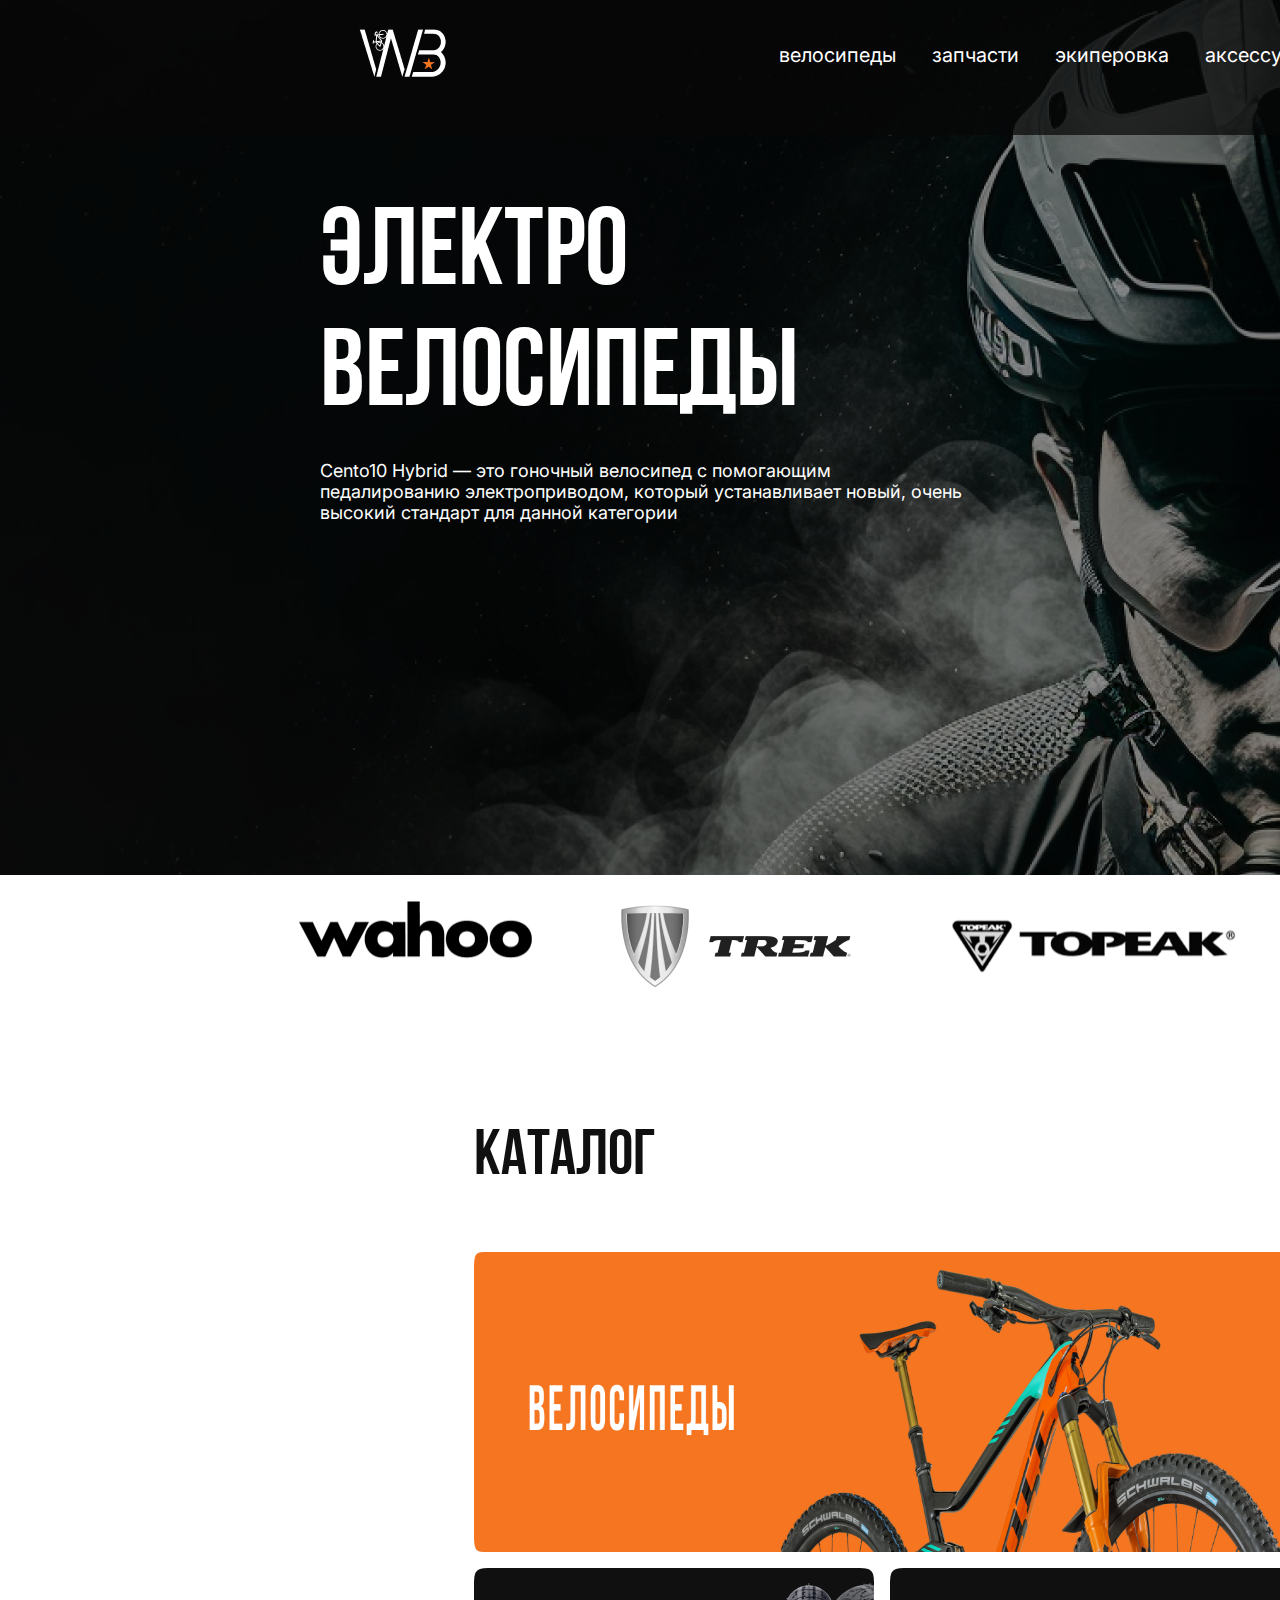
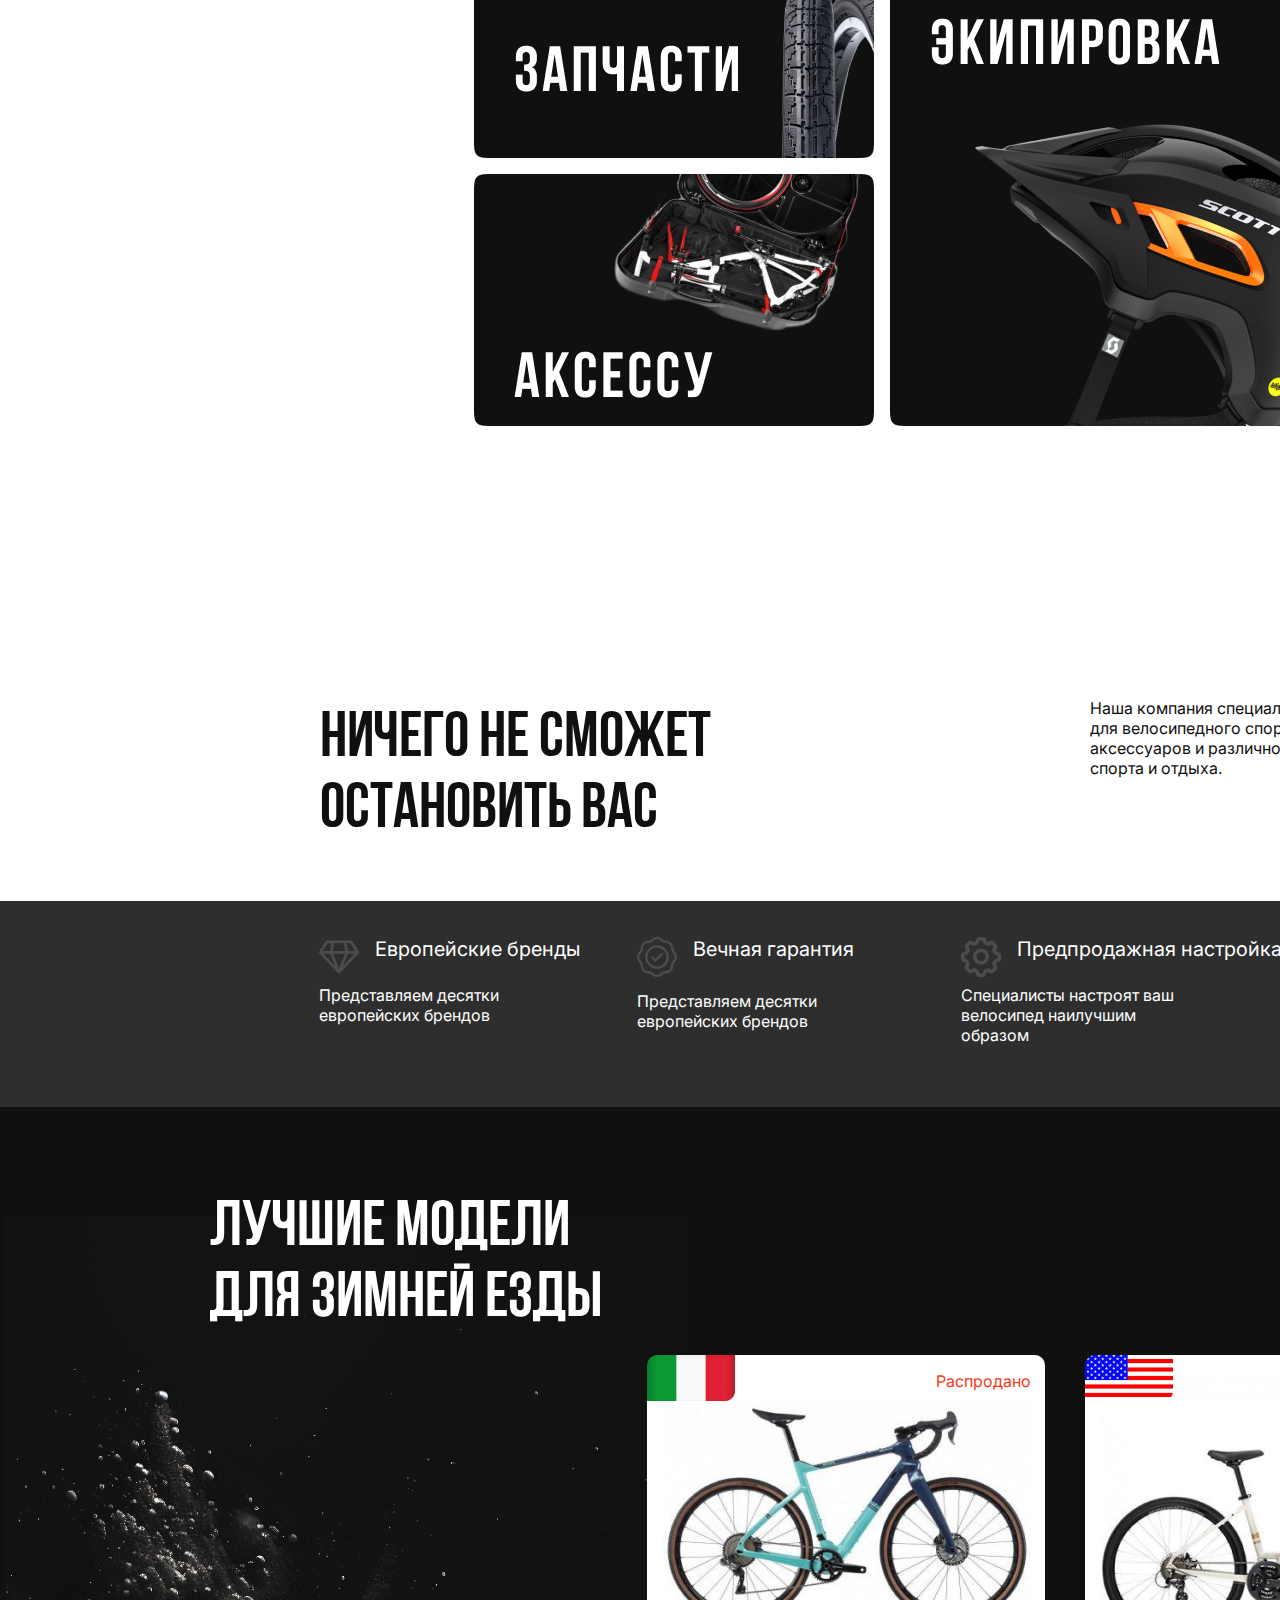
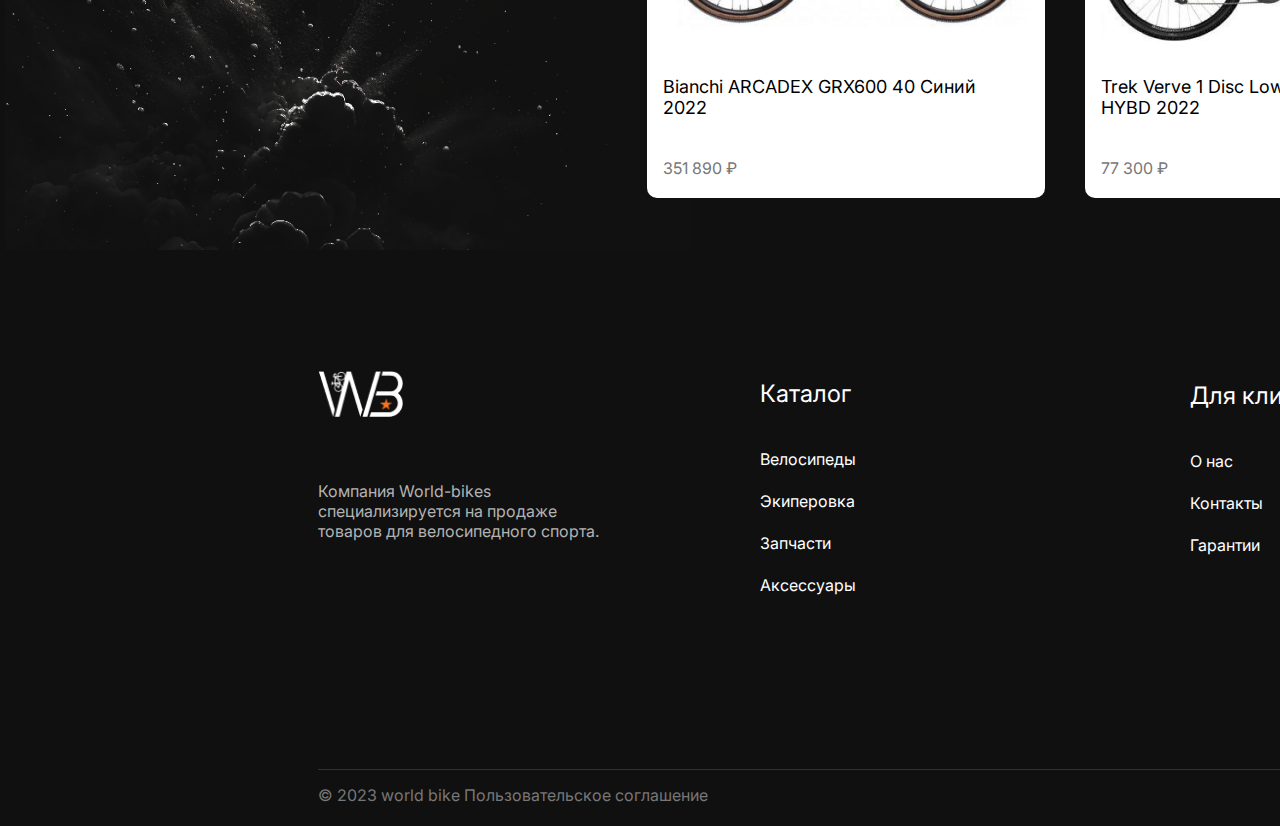
<file: index.html>
<html>
    <head>
        <title>Wело Bайки</title>
        <link href="inde.css" type="text/css" rel="stylesheet"/>
        <link rel="preconnect" href="https://fonts.googleapis.com">
        <link rel="preconnect" href="https://fonts.gstatic.com" crossorigin>
        <link href="https://fonts.googleapis.com/css2?family=Inter:ital,opsz,wght@0,14..32,100..900;1,14..32,100..900&family=Montserrat+Alternates:ital,wght@0,100;0,200;0,300;0,400;0,500;0,600;0,700;0,800;0,900;1,100;1,200;1,300;1,400;1,500;1,600;1,700;1,800;1,900&family=Oi&family=Oswald:wght@200..700&family=Press+Start+2P&family=Tektur:wght@400..900&family=Yanone+Kaffeesatz:wght@200..700&display=swap" rel="stylesheet">
    </head>
    <body>
        <main>
            <div class = 'blok1'>    
                <nav>
                    <a href = 'index.html'><img src="logo.png" alt="Лого" width="87" height="49" class = 'logo'></a>
                    <div class = 'nad'>
                        <a href = 'velo.html' class = 'velos'>велосипеды</a>
                        <a href = '#' class = 'zap'>запчасти</a>
                        <a href = '#' class = 'eki'>экиперовка</a>
                        <a href = '#' class = 'aks'>аксессуары</a>
                    </div>
                    <a href = '#'><img src="Telegram App.png" alt="tg" width="31" height="31" class = 'tg'></a>
                    <a href = 'https://vk.com/club229016361'><img src="VK com.png" alt="vk" width="34" height="34" class = 'vk'></a>
                </nav>
                <div class ='bl'>
                    <div class ='blo'>
                        <p class = 'il'>электро</br>велосипеды</p>
                        <p class = 'te'>Cento10 Hybrid — это гоночный велосипед с помогающим педалированию электроприводом, который устанавливает новый, очень высокий стандарт для данной категории</p>
                    </div>
                </div>
            </div>
            <div class = 'ml'>
                <img src="2.png" alt="wahoo" width="233" height="75" class = 'b'>
                <img src="3.png" alt="trek" width="244" height="104" class = 'c'>
                <img src="4.png" alt="topeak" width="315" height="127" class = 'd'>
                <img src="5.png" alt="tack" width="125" height="125" class = 'e'>
                <img src="6.png" alt="sram" width="245" height="61" class = 'f'>
            </div>
            <div class = 'blok2'>
                <div class = 'kat'>
                    <p class = 'katalog'>Каталог</p>
                    <div class = 'kati'>
                        <a href = 'velo.html'><img src="velo.png" alt="Велосипеды" width="864" height="300" class = 'velos'></a>
                        <a href = '#'><img src="zap.png" alt="Запчасти" width="400" height="190" class = 'zapch'></a>
                        <a href = '#'><img src="aks.png" alt="Аксессуары" width="400" height="252" class = 'aksi'></a>
                        <a href = '#'><img src="aki.png" alt="Экиперовка" width="448" height="458" class = 'akip'></a>
                    </div>
                </div>
            </div>
            <div class = 'natp'>
                <div class = 'natp1'>
                    <p class = 'nich'>Ничего не сможет</br>остановить вас</p>
                    <p class = 'nasha'>Наша компания специализируется на продаже товаров для велосипедного спорта — велосипедов, запасных частей, аксессуаров и различного спортивного инвентаря для активного спорта и отдыха.</p>
                </div>
                <div class = 'natp2'>
                    <div class = 'almaz'>
                        <img src="free-icon-diamond-711806 1.png" alt="Алмаз" width="40" height="40">
                        <p class = 'evr'>Европейские бренды</p>
                        <p class = 'evr1'>Представляем десятки европейских брендов</p>
                    </div>
                    <div class = 'gara'>
                        <img src="free-icon-sticker-7494382_1.png" alt="Гарантия" width="40" height="40">
                        <p class = 'garant'>Вечная гарантия</p>
                        <p class = 'garant1'>Представляем десятки европейских брендов</p>
                    </div>
                    <div class = 'pere'>
                        <img src="free-icon-settings-cog-70314 1.png" alt="Настройка" width="40" height="40">
                        <p class = 'nastr'>Предпродажная настройка</p>
                        <p class = 'nastr1'>Специалисты настроят ваш велосипед наилучшим образом</p>
                    </div>
                    <div class = 'chas'>
                        <img src="free-icon-settings-cog-70314 1.png" alt="Часы" width="40" height="40">
                        <p class = 'dost'>Доставка за 24 часа</p>
                        <p class = 'dost1'>Доставляем товар всеми популярными транспортными компаниями</p>
                    </div>
                </div>
            </div>
            <div class = 'blok3'>
                <p class = 'lych'>Лучшие модели для зимней езды</p>
                <div class = 'velo1'>
                    <a href = 'Bianchi.html'>
                        <p class = 'raspr'>Распродано</p>
                        <p class = 'nazv1'>Bianchi ARCADEX GRX600 40 Синий 2022</p>
                        <p class = 'cena1'>351 890 ₽</p>
                    </a>
                </div>
                <div class = 'velo2'>
                    <a href = 'Trek Verve.html'>
                        <p class = 'raspr'>Распродано</p>
                        <p class = 'nazv2'>Trek Verve 1 Disc Low Step Era White HYBD 2022</p>
                        <p class = 'cena2'>77 300 ₽</p>
                    </a>
                </div>
                <div class = 'velo3'>
                    <a href = 'Trek Dual Sport .html'>
                        <p class = 'raspr'>Распродано</p>
                        <p class = 'nazv3'>Trek Dual Sport 1 Quicksilver Hybrid 2022</p>
                        <p class = 'cena3'>78 000 ₽</p>
                    </a>
                </div>
            </div>
            <div class = 'blok4'>
                <img src="logo.png" alt="Лого" width="85" height="47" class = 'logoc'>
                <p class = 'comp'>Компания World-bikes специализируется на продаже товаров для велосипедного спорта.</p>
                <div class = 'full'>
                    <a class = 'kote' href = '#'>Каталог</a>
                    <a class = 'kote1' href = 'velo.html'>Велосипеды</a>
                    <a class = 'kote2' href = '#'>Экиперовка</a>
                    <a class = 'kote2' href = '#'>Запчасти</a>
                    <a class = 'kote2' href = '#'>Аксессуары</a>
                </div>
                <div class = 'dla'>
                    <a class = 'dli' href = '#'>Для клиента</a>
                    <a class = 'dli1' href = '#'>О нас</a>
                    <a class = 'dli2' href = '#'>Контакты</a>
                    <a class = 'dli2' href = '#'>Гарантии</a>
                </div>
                <p class = 'world'>© 2023 world bike    Пользовательское соглашение</p>
            </div>
        </main>
    </body>
</html>
</file>
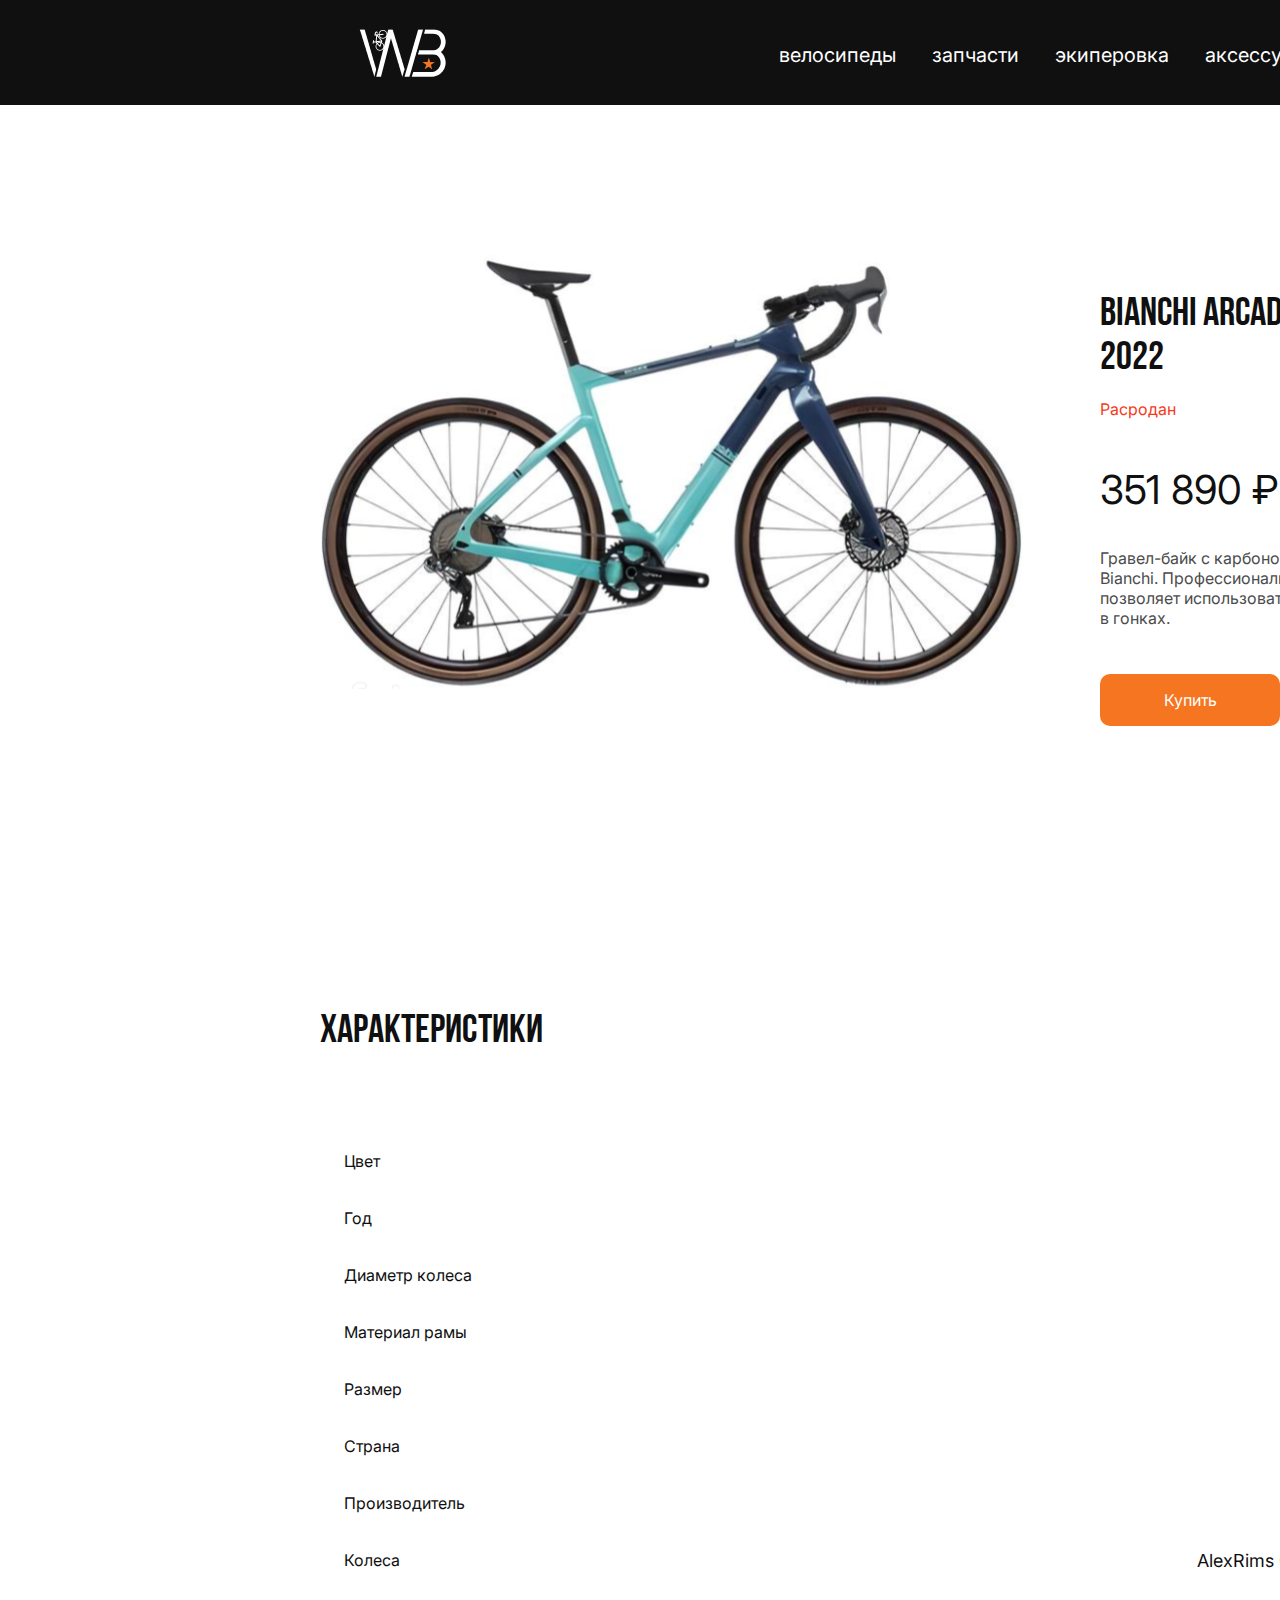
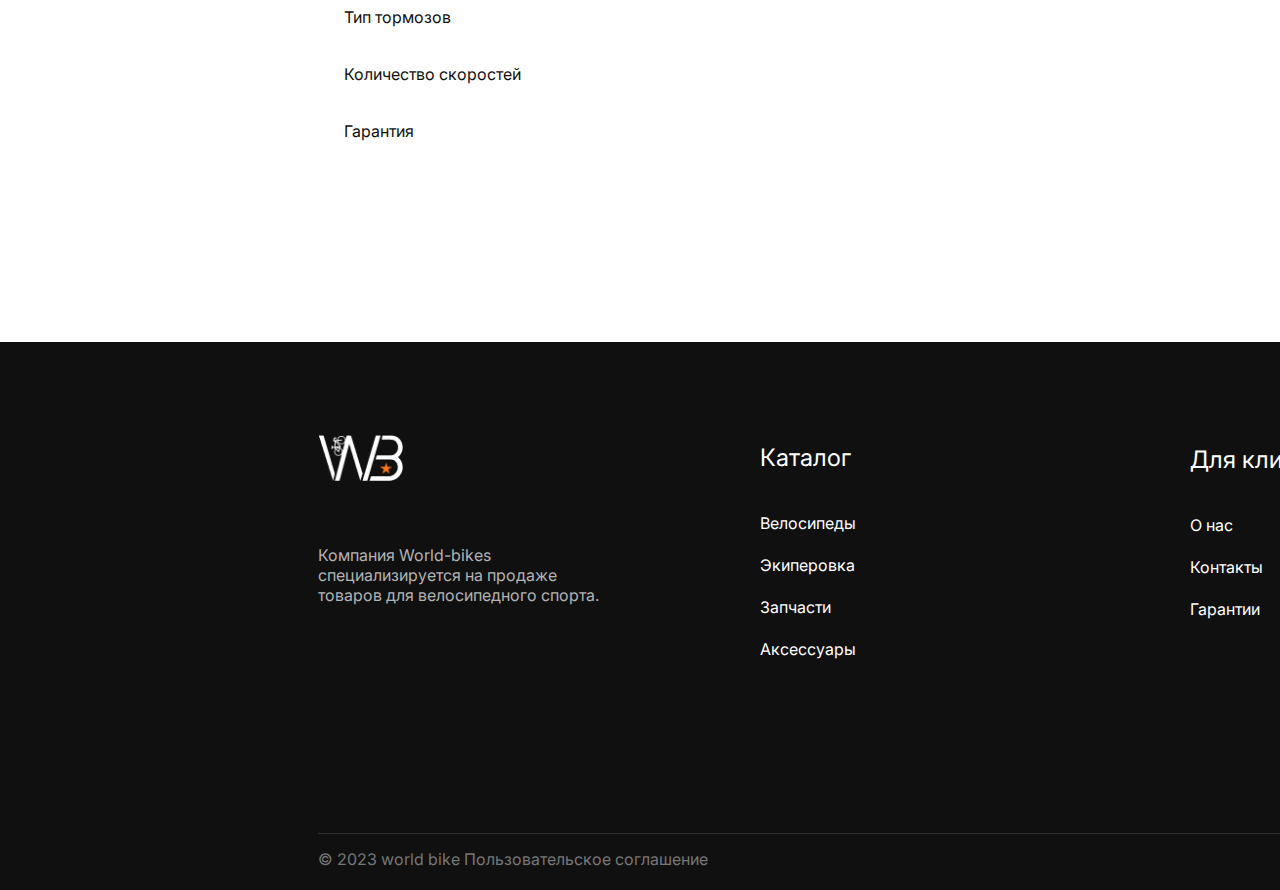
<file: Bianchi.html>
<html>
    <head>
        <title>Bianchi ARCADEX</title>
        <link href="Bian.css" type="text/css" rel="stylesheet"/>
        <link rel="preconnect" href="https://fonts.googleapis.com">
        <link rel="preconnect" href="https://fonts.gstatic.com" crossorigin>
        <link href="https://fonts.googleapis.com/css2?family=Inter:ital,opsz,wght@0,14..32,100..900;1,14..32,100..900&family=Montserrat+Alternates:ital,wght@0,100;0,200;0,300;0,400;0,500;0,600;0,700;0,800;0,900;1,100;1,200;1,300;1,400;1,500;1,600;1,700;1,800;1,900&family=Oi&family=Oswald:wght@200..700&family=Press+Start+2P&family=Tektur:wght@400..900&family=Yanone+Kaffeesatz:wght@200..700&display=swap" rel="stylesheet">
    <body>
        <main>
            <nav>
                <a href = 'index.html'><img src="logo.png" alt="Лого" width="87" height="49" class = 'logo'></a>
                <div class = 'nad'>
                    <a href = 'velo.html' class = 'velos'>велосипеды</a>
                    <a href = '#' class = 'zap'>запчасти</a>
                    <a href = '#' class = 'eki'>экиперовка</a>
                    <a href = '#' class = 'aks'>аксессуары</a>
                </div>
                <a href = '#'><img src="Telegram App.png" alt="tg" width="31" height="31" class = 'tg'></a>
                <a href = 'https://vk.com/club229016361'><img src="VK com.png" alt="vk" width="34" height="34" class = 'vk'></a>
            </nav>
            <div class = 'blok1'>
                <img src="bike1.png" alt="Велосипед" width="703" height="450" class = 'bike'>
                <div class = 'tekst'>
                    <p class = 'nazv'>Bianchi ARCADEX GRX600 40 Синий 2022</p>
                    <p class = 'rasp'>Расродан</p>
                    <p class = 'cena'>351 890 ₽</p>
                    <p class = 'cena1'>389 000 ₽</p>
                    <p class = 'ras'>
                        Гравел-байк с карбоновой рамой от прославленных итальянцев Bianchi. Профессиональное оборудование Shimano GRX позволяет использовать этот велосипед в том числе для участия в гонках.</p>
                    <a class = 'kup' href = '#'>Купить</a>
                </div>
            </div>
            <div class = 'xara'>
                <p class = 'xarat'>характеристики</p>
                <div class = 'xar'>
                    <p class = 'color'>Цвет</p>
                    <p class = 'color1'>синий</p>
                    <p class = 'year'>Год</p>
                    <p class = 'year1'>2022</p>
                    <p class = 'dia'>Диаметр колеса </p>
                    <p class = 'dia1'>28</p>
                    <p class = 'mat'>Материал рамы  </p>
                    <p class = 'mat1'>карбон</p>
                    <p class = 'raz'>Размер</p>
                    <p class = 'raz1'>M</p>
                    <p class = 'str'>Страна </p>
                    <p class = 'str1'>Италия</p>
                    <p class = 'pro'>Производитель </p>
                    <p class = 'pro1'>Bianchi</p>
                    <p class = 'kol'>Колеса</p>
                    <p class = 'kol1'>AlexRims GD24 disc 622-21, tubeless read</p>
                    <p class = 'tor'>Тип тормозов  </p>
                    <p class = 'tor1'>дисковый гидравлический</p>
                    <p class = 'sko'>Количество скоростей </p>
                    <p class = 'sko1'>11</p>
                    <p class = 'gar'>Гарантия</p>
                    <p class = 'gar1'>1 год</p>
                </div>
            </div>
            <div class = 'blok4'>
                <img src="logo.png" alt="Лого" width="85" height="47" class = 'logoc'>
                <p class = 'comp'>Компания World-bikes специализируется на продаже товаров для велосипедного спорта.</p>
                <div class = 'full'>
                    <a class = 'kote' href = '#'>Каталог</a>
                    <a class = 'kote1' href = 'velo.html'>Велосипеды</a>
                    <a class = 'kote2' href = '#'>Экиперовка</a>
                    <a class = 'kote2' href = '#'>Запчасти</a>
                    <a class = 'kote2' href = '#'>Аксессуары</a>
                </div>
                <div class = 'dla'>
                    <a class = 'dli' href = '#'>Для клиента</a>
                    <a class = 'dli1' href = '#'>О нас</a>
                    <a class = 'dli2' href = '#'>Контакты</a>
                    <a class = 'dli2' href = '#'>Гарантии</a>
                </div>
                <p class = 'world'>© 2023 world bike    Пользовательское соглашение</p>
            </div>
        </main>
    </body>
</html>
</file>
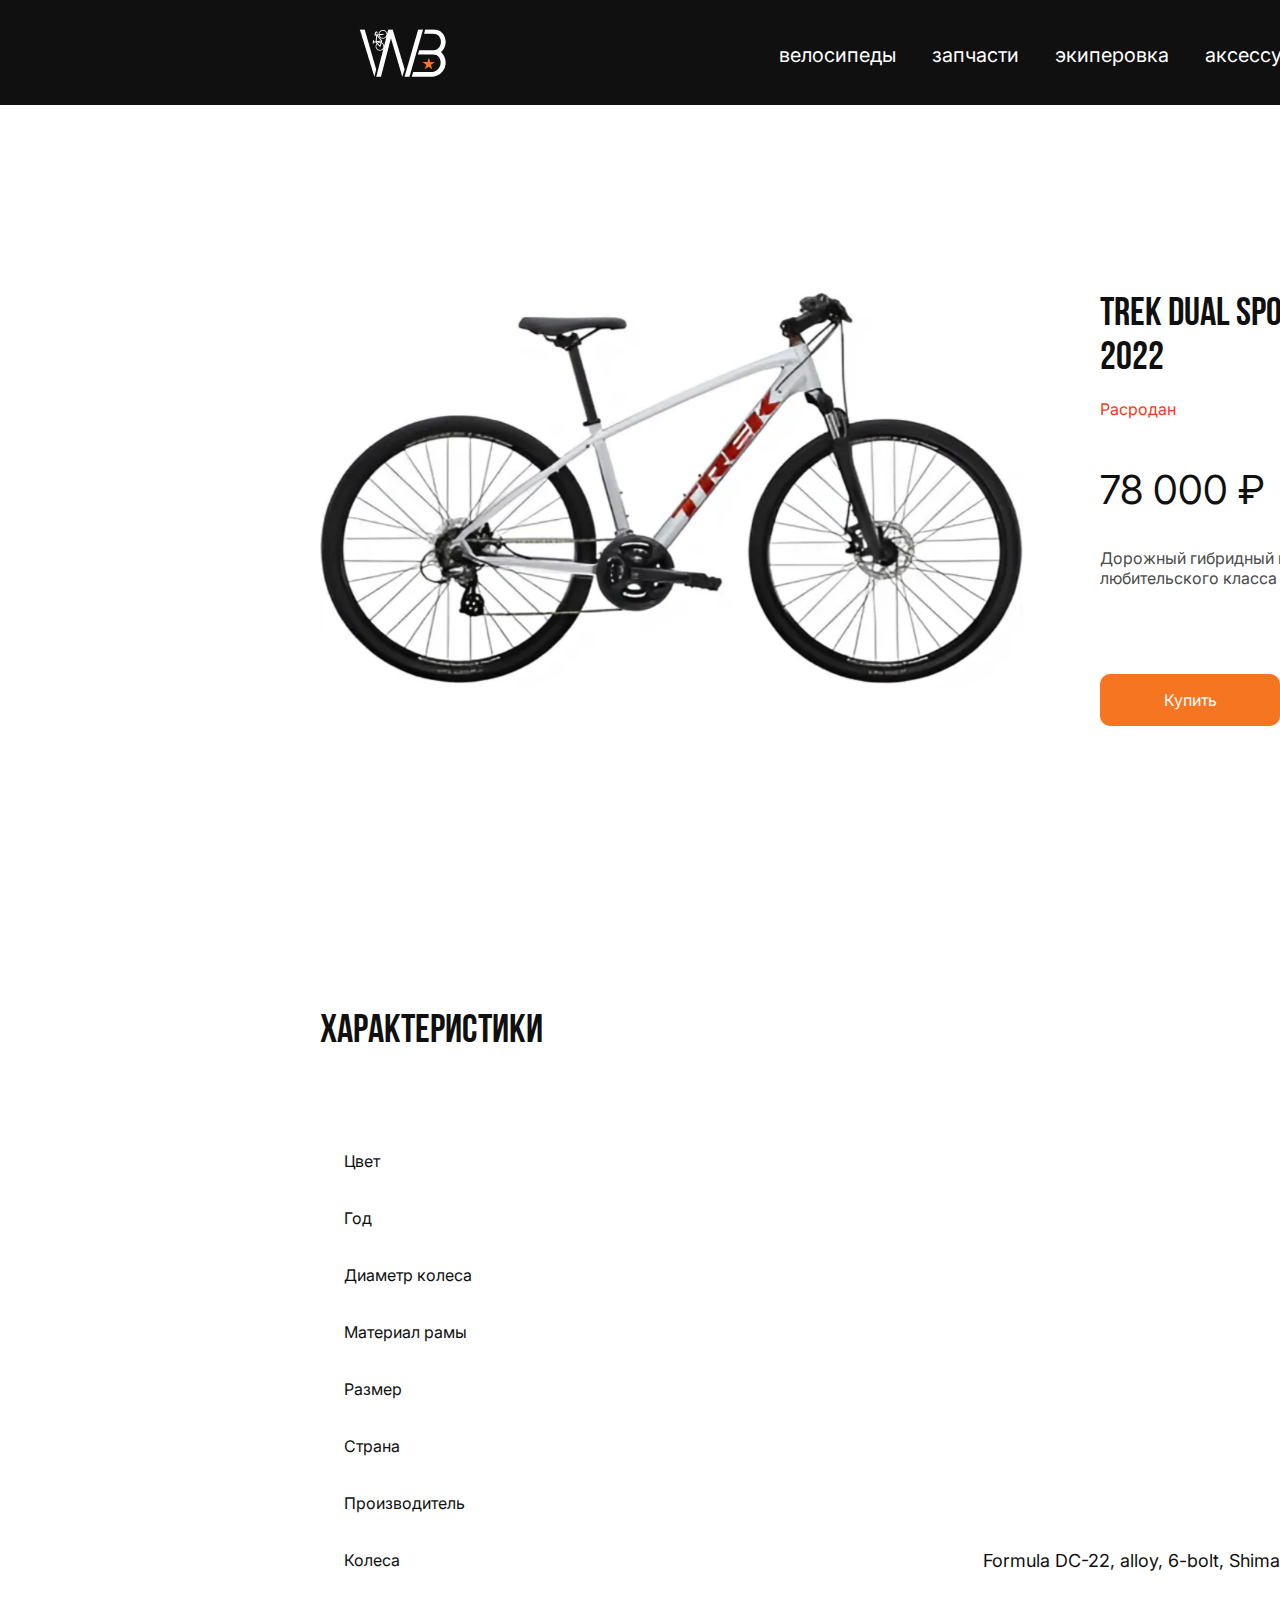
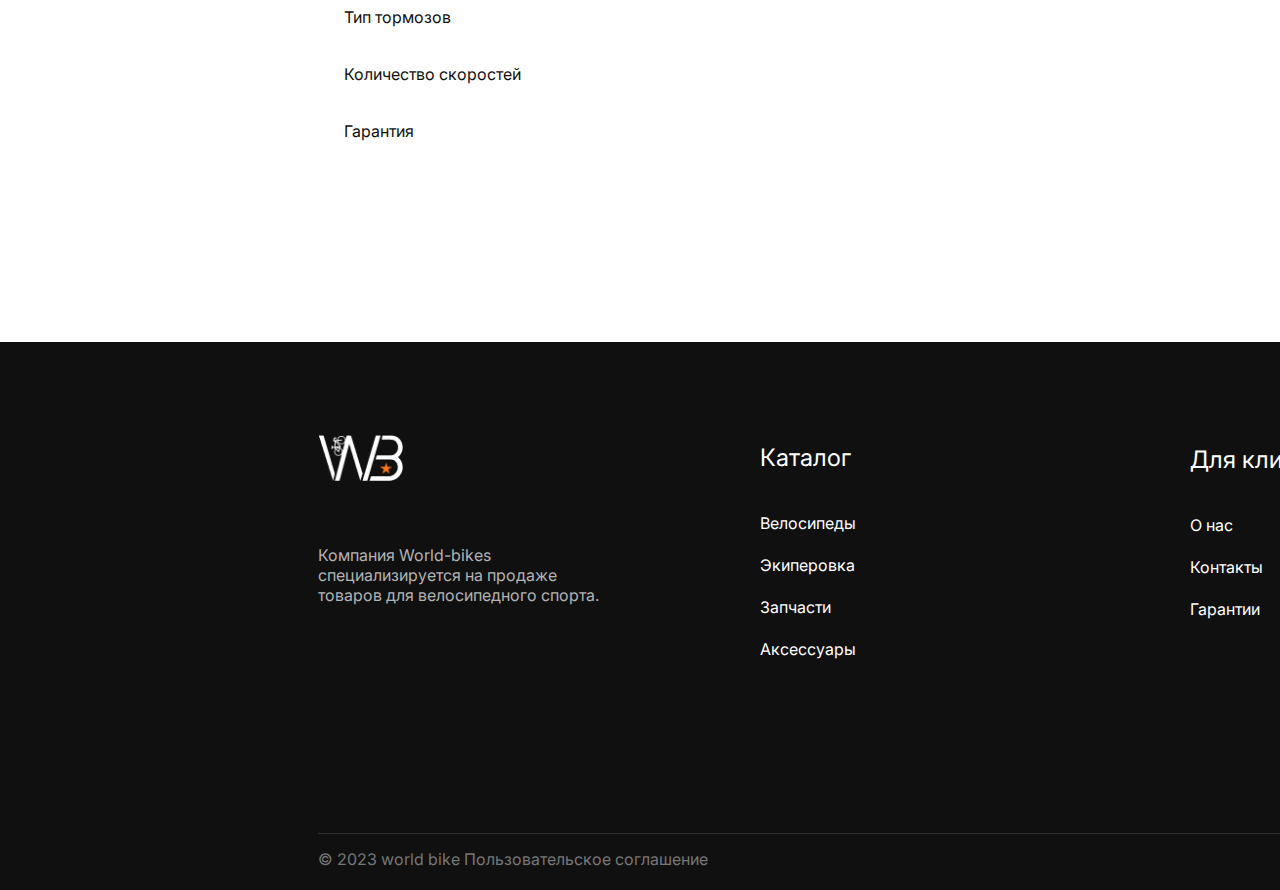
<file: Trek Dual Sport .html>
<html>
    <head>
        <title>Trek Verve 1</title>
        <link href="dual.css" type="text/css" rel="stylesheet"/>
        <link rel="preconnect" href="https://fonts.googleapis.com">
        <link rel="preconnect" href="https://fonts.gstatic.com" crossorigin>
        <link href="https://fonts.googleapis.com/css2?family=Inter:ital,opsz,wght@0,14..32,100..900;1,14..32,100..900&family=Montserrat+Alternates:ital,wght@0,100;0,200;0,300;0,400;0,500;0,600;0,700;0,800;0,900;1,100;1,200;1,300;1,400;1,500;1,600;1,700;1,800;1,900&family=Oi&family=Oswald:wght@200..700&family=Press+Start+2P&family=Tektur:wght@400..900&family=Yanone+Kaffeesatz:wght@200..700&display=swap" rel="stylesheet">
    <body>
        <main>
            <nav>
                <a href = 'index.html'><img src="logo.png" alt="Лого" width="87" height="49" class = 'logo'></a>
                <div class = 'nad'>
                    <a href = 'velo.html' class = 'velos'>велосипеды</a>
                    <a href = '#' class = 'zap'>запчасти</a>
                    <a href = '#' class = 'eki'>экиперовка</a>
                    <a href = '#' class = 'aks'>аксессуары</a>
                </div>
                <a href = '#'><img src="Telegram App.png" alt="tg" width="31" height="31" class = 'tg'></a>
                <a href = 'https://vk.com/club229016361'><img src="VK com.png" alt="vk" width="34" height="34" class = 'vk'></a>
            </nav>
            <div class = 'blok1'>
                <img src="bike3.png" alt="Велосипед" width="703" height="450" class = 'bike'>
                <div class = 'tekst'>
                    <p class = 'nazv'>Trek Dual Sport 1 Quicksilver Hybrid 2022</p>
                    <p class = 'rasp'>Расродан</p>
                    <p class = 'cena'>78 000 ₽</p>
                    <p class = 'cena1'>88 499 ₽</p>
                    <p class = 'ras'>Дорожный гибридный велосипед с оборудованием начального любительского класса Shimano, 16 скоростей.</p>
                    <a class = 'kup' href = '#'>Купить</a>
                </div>
            </div>
            <div class = 'xara'>
                <p class = 'xarat'>характеристики</p>
                <div class = 'xar'>
                    <p class = 'color'>Цвет</p>
                    <p class = 'color1'>белый</p>
                    <p class = 'year'>Год</p>
                    <p class = 'year1'>2022</p>
                    <p class = 'dia'>Диаметр колеса </p>
                    <p class = 'dia1'>28</p>
                    <p class = 'mat'>Материал рамы  </p>
                    <p class = 'mat1'>алюминий</p>
                    <p class = 'raz'>Размер</p>
                    <p class = 'raz1'>M</p>
                    <p class = 'str'>Страна </p>
                    <p class = 'str1'>США</p>
                    <p class = 'pro'>Производитель </p>
                    <p class = 'pro1'>TREK</p>
                    <p class = 'kol'>Колеса</p>
                    <p class = 'kol1'>Formula DC-22, alloy, 6-bolt, Shimano 8/9/10 freehub, 135x5mm QR</p>
                    <p class = 'tor'>Тип тормозов  </p>
                    <p class = 'tor1'>дисковые механические</p>
                    <p class = 'sko'>Количество скоростей </p>
                    <p class = 'sko1'>16</p>
                    <p class = 'gar'>Гарантия</p>
                    <p class = 'gar1'>1 год</p>
                </div>
            </div>
            <div class = 'blok4'>
                <img src="logo.png" alt="Лого" width="85" height="47" class = 'logoc'>
                <p class = 'comp'>Компания World-bikes специализируется на продаже товаров для велосипедного спорта.</p>
                <div class = 'full'>
                    <a class = 'kote' href = '#'>Каталог</a>
                    <a class = 'kote1' href = 'velo.html'>Велосипеды</a>
                    <a class = 'kote2' href = '#'>Экиперовка</a>
                    <a class = 'kote2' href = '#'>Запчасти</a>
                    <a class = 'kote2' href = '#'>Аксессуары</a>
                </div>
                <div class = 'dla'>
                    <a class = 'dli' href = '#'>Для клиента</a>
                    <a class = 'dli1' href = '#'>О нас</a>
                    <a class = 'dli2' href = '#'>Контакты</a>
                    <a class = 'dli2' href = '#'>Гарантии</a>
                </div>
                <p class = 'world'>© 2023 world bike    Пользовательское соглашение</p>
            </div>
        </main>
    </body>
</html>
</file>
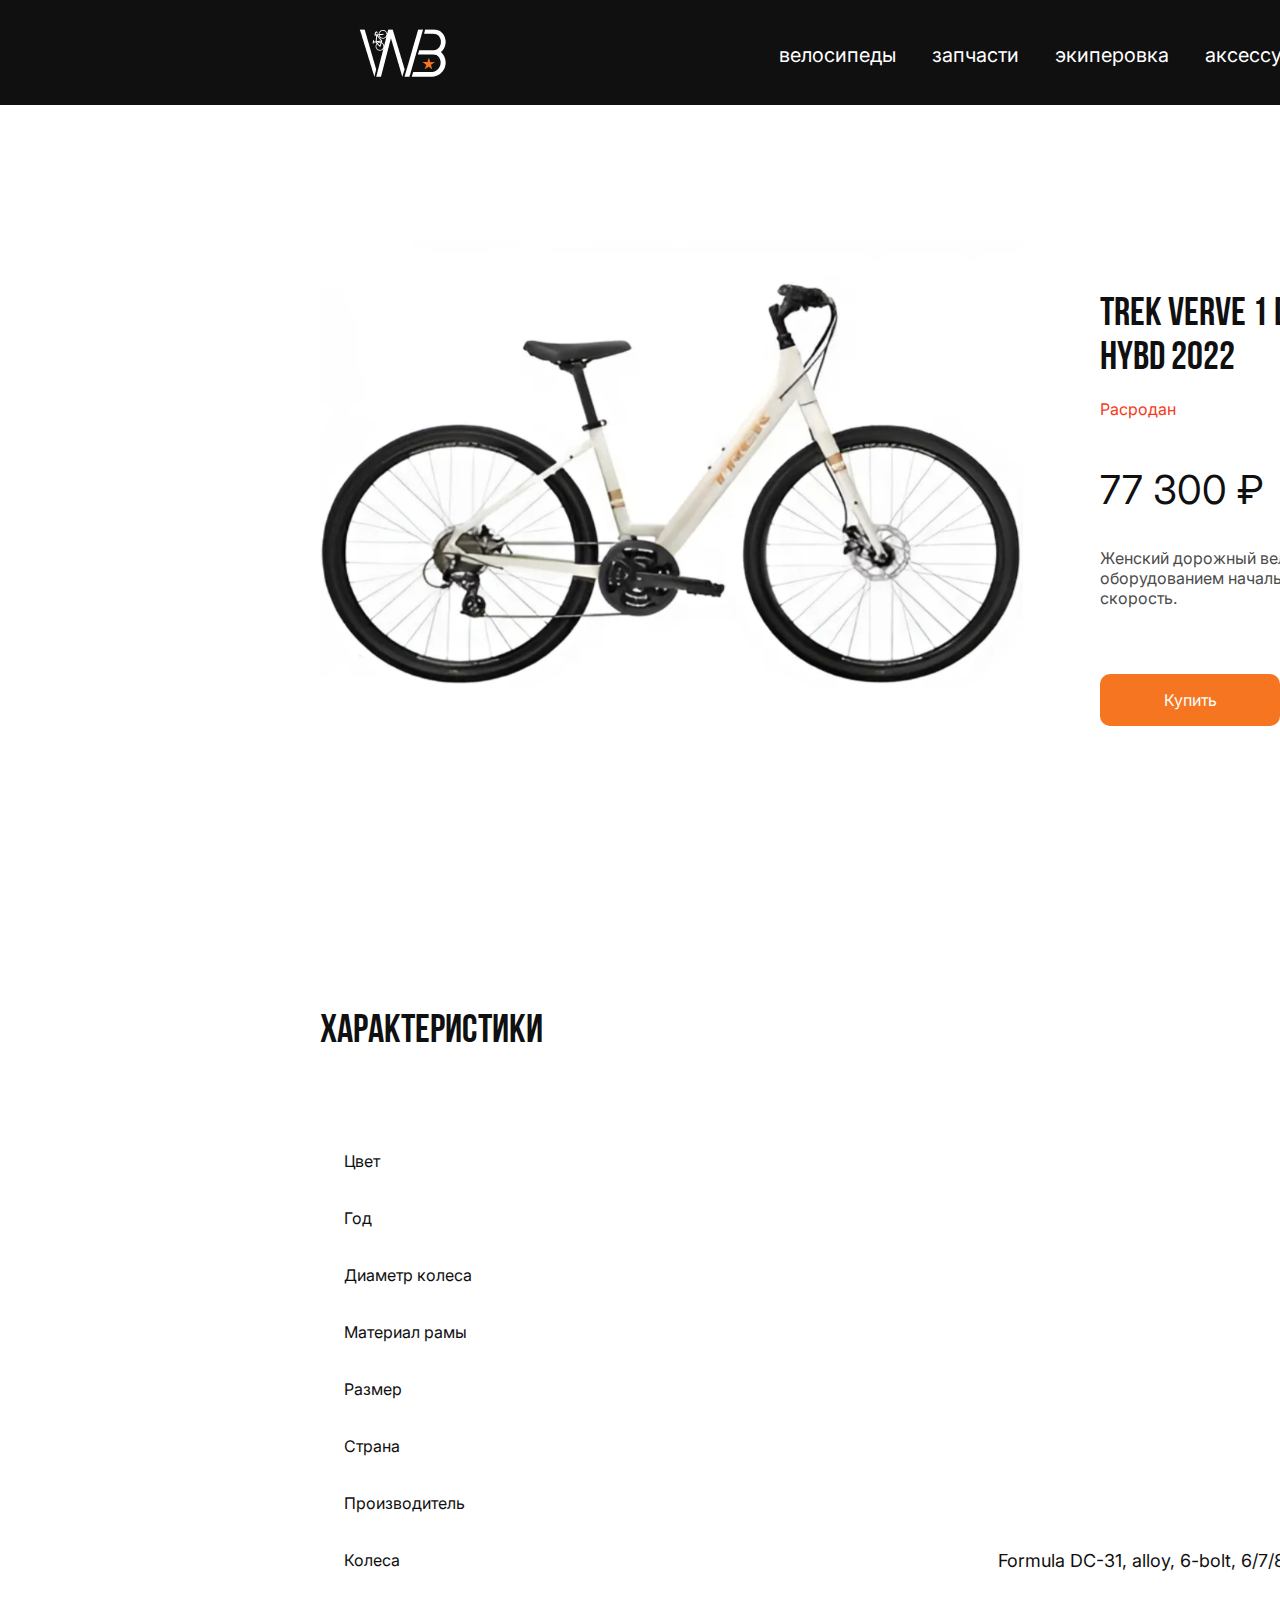
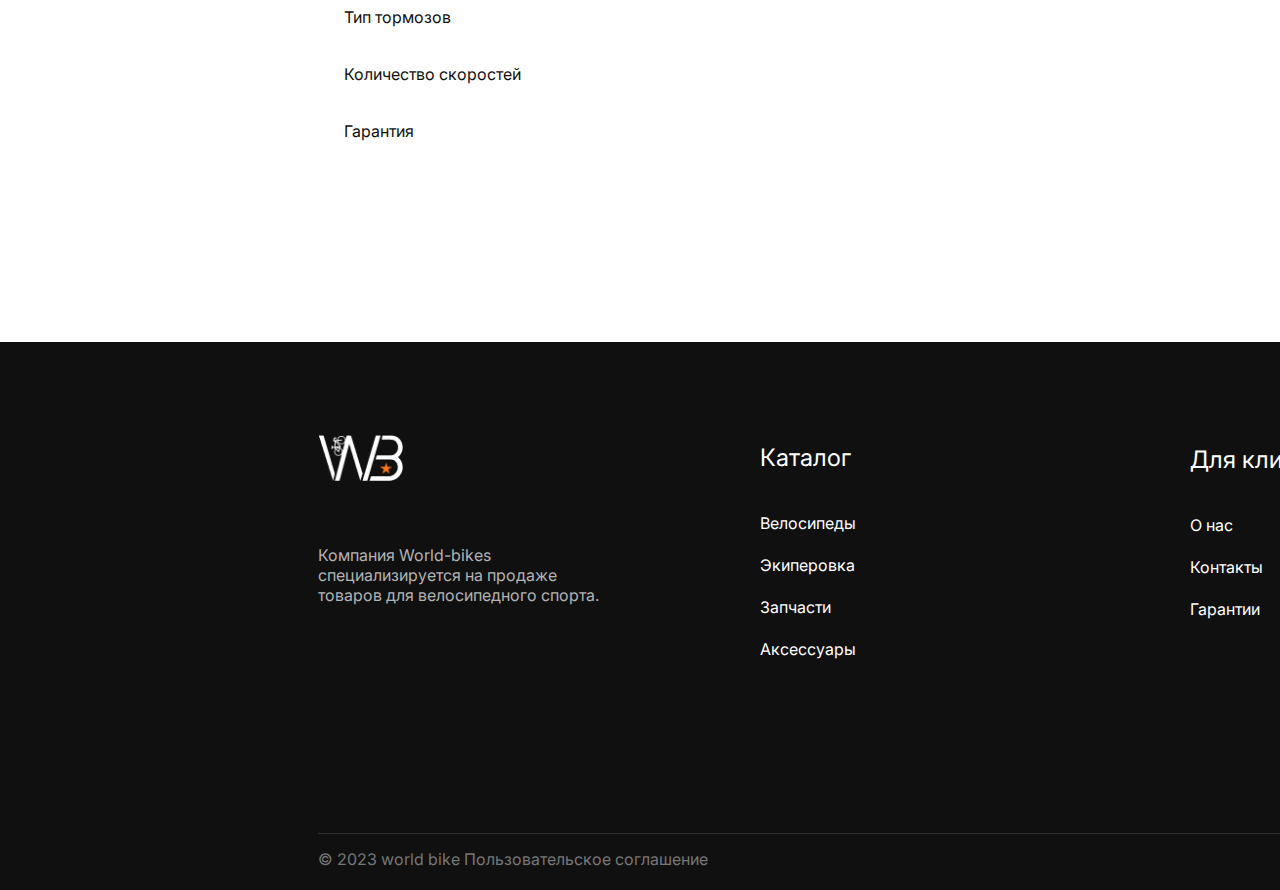
<file: Trek Verve.html>
<html>
    <head>
        <title>Trek Verve 1</title>
        <link href="verve.css" type="text/css" rel="stylesheet"/>
        <link rel="preconnect" href="https://fonts.googleapis.com">
        <link rel="preconnect" href="https://fonts.gstatic.com" crossorigin>
        <link href="https://fonts.googleapis.com/css2?family=Inter:ital,opsz,wght@0,14..32,100..900;1,14..32,100..900&family=Montserrat+Alternates:ital,wght@0,100;0,200;0,300;0,400;0,500;0,600;0,700;0,800;0,900;1,100;1,200;1,300;1,400;1,500;1,600;1,700;1,800;1,900&family=Oi&family=Oswald:wght@200..700&family=Press+Start+2P&family=Tektur:wght@400..900&family=Yanone+Kaffeesatz:wght@200..700&display=swap" rel="stylesheet">
    <body>
        <main>
            <nav>
                <a href = 'index.html'><img src="logo.png" alt="Лого" width="87" height="49" class = 'logo'></a>
                <div class = 'nad'>
                    <a href = 'velo.html' class = 'velos'>велосипеды</a>
                    <a href = '#' class = 'zap'>запчасти</a>
                    <a href = '#' class = 'eki'>экиперовка</a>
                    <a href = '#' class = 'aks'>аксессуары</a>
                </div>
                <a href = '#'><img src="Telegram App.png" alt="tg" width="31" height="31" class = 'tg'></a>
                <a href = 'https://vk.com/club229016361'><img src="VK com.png" alt="vk" width="34" height="34" class = 'vk'></a>
            </nav>
            <div class = 'blok1'>
                <img src="bike2.png" alt="Велосипед" width="703" height="450" class = 'bike'>
                <div class = 'tekst'>
                    <p class = 'nazv'>Trek Verve 1 Disc Low Step Era White HYBD 2022</p>
                    <p class = 'rasp'>Расродан</p>
                    <p class = 'cena'>77 300 ₽</p>
                    <p class = 'cena1'>87 999 ₽</p>
                    <p class = 'ras'>Женский дорожный велосипед гибридного типа с оборудованием начального любительского класса Shimano, 21 скорость.</p>
                    <a class = 'kup' href = '#'>Купить</a>
                </div>
            </div>
            <div class = 'xara'>
                <p class = 'xarat'>характеристики</p>
                <div class = 'xar'>
                    <p class = 'color'>Цвет</p>
                    <p class = 'color1'>белый</p>
                    <p class = 'year'>Год</p>
                    <p class = 'year1'>2020</p>
                    <p class = 'dia'>Диаметр колеса </p>
                    <p class = 'dia1'>28</p>
                    <p class = 'mat'>Материал рамы  </p>
                    <p class = 'mat1'>алюминий</p>
                    <p class = 'raz'>Размер</p>
                    <p class = 'raz1'>M</p>
                    <p class = 'str'>Страна </p>
                    <p class = 'str1'>США</p>
                    <p class = 'pro'>Производитель </p>
                    <p class = 'pro1'>TREK</p>
                    <p class = 'kol'>Колеса</p>
                    <p class = 'kol1'>Formula DC-31, alloy, 6-bolt, 6/7/8 speed freewheel, 135x5mm QR</p>
                    <p class = 'tor'>Тип тормозов  </p>
                    <p class = 'tor1'>дисковые механические</p>
                    <p class = 'sko'>Количество скоростей </p>
                    <p class = 'sko1'>21</p>
                    <p class = 'gar'>Гарантия</p>
                    <p class = 'gar1'>1 год</p>
                </div>
            </div>
            <div class = 'blok4'>
                <img src="logo.png" alt="Лого" width="85" height="47" class = 'logoc'>
                <p class = 'comp'>Компания World-bikes специализируется на продаже товаров для велосипедного спорта.</p>
                <div class = 'full'>
                    <a class = 'kote' href = '#'>Каталог</a>
                    <a class = 'kote1' href = 'velo.html'>Велосипеды</a>
                    <a class = 'kote2' href = '#'>Экиперовка</a>
                    <a class = 'kote2' href = '#'>Запчасти</a>
                    <a class = 'kote2' href = '#'>Аксессуары</a>
                </div>
                <div class = 'dla'>
                    <a class = 'dli' href = '#'>Для клиента</a>
                    <a class = 'dli1' href = '#'>О нас</a>
                    <a class = 'dli2' href = '#'>Контакты</a>
                    <a class = 'dli2' href = '#'>Гарантии</a>
                </div>
                <p class = 'world'>© 2023 world bike    Пользовательское соглашение</p>
            </div>
        </main>
    </body>
</html>
</file>
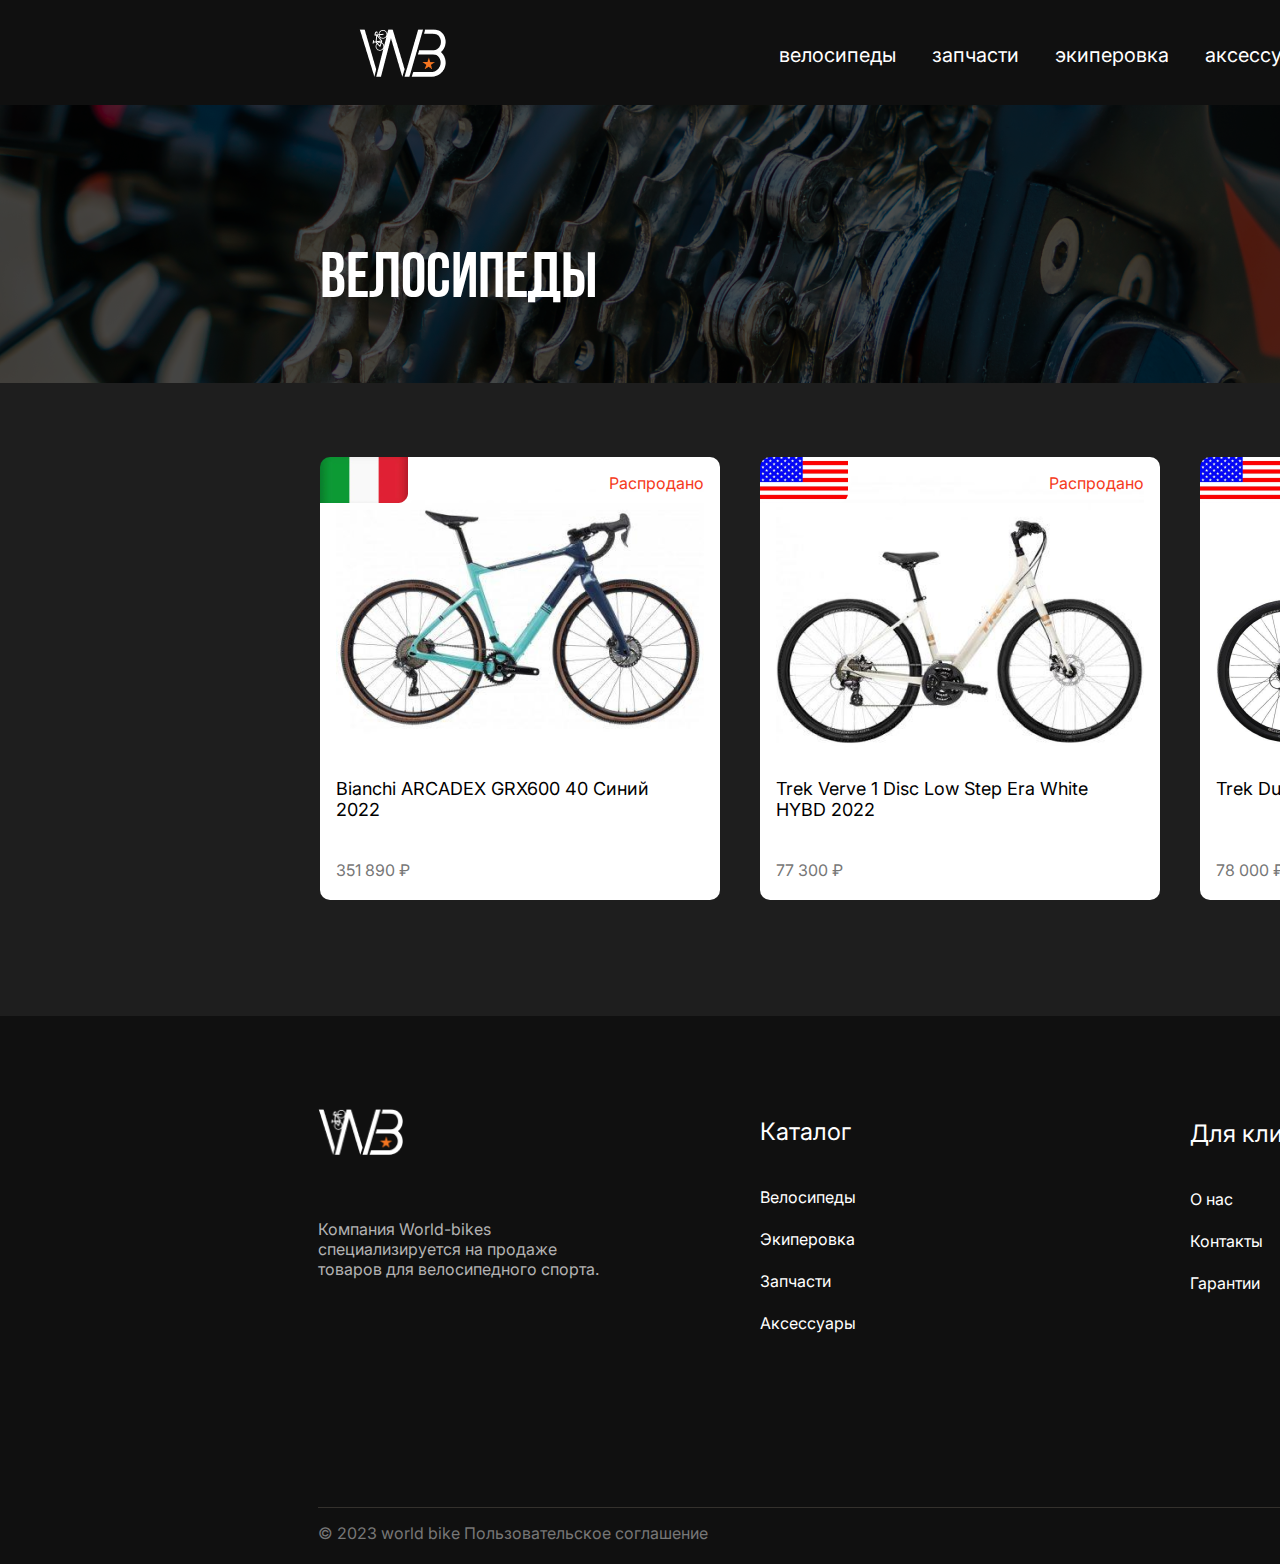
<file: velo.html>
<html>
    <head>
        <title>Велосипеды</title>
        <link href="katal.css" type="text/css" rel="stylesheet"/>
        <link rel="preconnect" href="https://fonts.googleapis.com">
        <link rel="preconnect" href="https://fonts.gstatic.com" crossorigin>
        <link href="https://fonts.googleapis.com/css2?family=Inter:ital,opsz,wght@0,14..32,100..900;1,14..32,100..900&family=Montserrat+Alternates:ital,wght@0,100;0,200;0,300;0,400;0,500;0,600;0,700;0,800;0,900;1,100;1,200;1,300;1,400;1,500;1,600;1,700;1,800;1,900&family=Oi&family=Oswald:wght@200..700&family=Press+Start+2P&family=Tektur:wght@400..900&family=Yanone+Kaffeesatz:wght@200..700&display=swap" rel="stylesheet">
    </head>
    <body>
        <main>
            <nav>
                <a href = 'index.html'><img src="logo.png" alt="Лого" width="87" height="49" class = 'logo'></a>
                <div class = 'nad'>
                    <a href = 'velo.html' class = 'velos'>велосипеды</a>
                    <a href = '#' class = 'zap'>запчасти</a>
                    <a href = '#' class = 'eki'>экиперовка</a>
                    <a href = '#' class = 'aks'>аксессуары</a>
                </div>
                <a href = '#'><img src="Telegram App.png" alt="tg" width="31" height="31" class = 'tg'></a>
                <a href = 'https://vk.com/club229016361'><img src="VK com.png" alt="vk" width="34" height="34" class = 'vk'></a>
            </nav>
            <div class = 'nach'>
                <p class = 'vilo'>велосипеды</p>
            </div>
            <div class = 'dvelo'>
                <div class = 'velo1'>
                    <a href = 'Bianchi.html'>
                        <p class = 'raspr'>Распродано</p>
                        <p class = 'nazv1'>Bianchi ARCADEX GRX600 40 Синий 2022</p>
                        <p class = 'cena1'>351 890 ₽</p>
                    </a>
                </div>
                <div class = 'velo2'>
                    <a href = 'Trek Verve.html'>
                        <p class = 'raspr'>Распродано</p>
                        <p class = 'nazv2'>Trek Verve 1 Disc Low Step Era White HYBD 2022</p>
                        <p class = 'cena2'>77 300 ₽</p>
                    </a>
                </div>
                <div class = 'velo3'>
                    <a href = 'Trek Dual Sport .html'>
                        <p class = 'raspr'>Распродано</p>
                        <p class = 'nazv3'>Trek Dual Sport 1 Quicksilver Hybrid 2022</p>
                        <p class = 'cena3'>78 000 ₽</p>
                    </a>
                </div>
            </div>
            <div class = 'blok4'>
                <img src="logo.png" alt="Лого" width="85" height="47" class = 'logoc'>
                <p class = 'comp'>Компания World-bikes специализируется на продаже товаров для велосипедного спорта.</p>
                <div class = 'full'>
                    <a class = 'kote' href = '#'>Каталог</a>
                    <a class = 'kote1' href = 'velo.html'>Велосипеды</a>
                    <a class = 'kote2' href = '#'>Экиперовка</a>
                    <a class = 'kote2' href = '#'>Запчасти</a>
                    <a class = 'kote2' href = '#'>Аксессуары</a>
                </div>
                <div class = 'dla'>
                    <a class = 'dli' href = '#'>Для клиента</a>
                    <a class = 'dli1' href = '#'>О нас</a>
                    <a class = 'dli2' href = '#'>Контакты</a>
                    <a class = 'dli2' href = '#'>Гарантии</a>
                </div>
                <p class = 'world'>© 2023 world bike    Пользовательское соглашение</p>
            </div>
        </main>
    </body>
</html>
</file>
<file: inde.css>
@font-face {
	font-family: 'bobas'; 
	src: url(font.ttf); 
}

* {
    margin: 0;

    text-decoration: none;
}

main {
    width: 1920px;
    margin: 0 auto;
}

nav {
    width: 1920px;
    height: 135px;
    display: flex;
    background-color: rgb(6, 6, 6, 0.85);
}

.logo {
    margin-left: 359px;
    margin-top: 28px;
}

.blok1 {
    width: 1920px;
    height: 875px;
    background-image: url("zad.png");
    display: flex;
    flex-direction: column;
}

.velos {
    font-family: inter;
    font-size: 20px;
    color: #FFFFFF;
    transition: all 1s;
}

.velos:hover {
    transform: scale(1.1);
    color: orange;
}

.zap {
    font-family: inter;
    font-size: 20px;
    margin-left: 32px;
    color: #FFFFFF;
    transition: all 1s;
}

.zap:hover {
    transform: scale(1.1);
    color: orange;
}

.eki {
    font-family: inter;
    font-size: 20px;
    margin-left: 32px;
    color: #FFFFFF;
    transition: all 1s;
}

.eki:hover {
    transform: scale(1.1);
    color: orange;
}

.aks {
    font-family: inter;
    font-size: 20px;
    margin-left: 32px;
    color: #FFFFFF;
    transition: all 1s;
}

.aks:hover {
    transform: scale(2);
    color: orange;
}

.nad {
    width: 600px;
    height: 30px;
    margin-top: 43px;
    margin-left: 333px;
}

.tg {
    margin-top: 45px;
    margin-left: 232px;
}

.vk {
    margin-top: 45px;
    margin-left: 59px;
}

.il {
    font-family: bobas;
    font-size: 110px;
    color: #FFFFFF;
    width: 629px;
    height: 227px;
}

.te {
    margin-top: 48px;
    font-family: inter;
    font-size: 18px;
    color: #FFFFFF;
    width: 645px;
    height: 87px;
}

.bl {
    background-color: rgba(0, 0, 0, 0.45);
    width: 1920px;
    height: 740px;
}

.blo {
    margin-top: 50px;
    margin-left: 320px;
    width: 679px;
    height: 362px;
}

.ml {
    height: 127px;
    margin-left: 219px;
    display: flex;
    align-items: center;
}

.b {
    margin-left: 80px;
}

.c {
    margin-left: 80px;
}

.d {
    margin-left: 80px;
}

.e {
    margin-left: 80px;
}

.f {
    margin-left: 80px;
}

.blok2 {
    width: 1920px;
    height: 1182px;
}

.kat {
    margin-top: 114px;
    margin-left: 474px;
    width: 1280px;
    height: 910px;
    border-radius: 10px;
}

.katalog {
    font-family: bobas;
    font-size: 64px;
    color: #101010;
    width: 384px;
    height: 56px;
}

.kati {
    width: 864px;
    height: 774px;
    margin-top: 80px;
}

.velos {
    transition: all 1s;
}

.velos:hover {
    transform: scale(1.05);
}

.zapch {
    display: flex;
    margin-top: 16px;
    transition: all 1s;
}

.zapch:hover {
    transform: scale(1.05);
}

.aksi {
    display: flex;
    margin-top: 16px;
    transition: all 1s;
}

.aksi:hover {
    transform: scale(1.05);
}

.akip {
    margin-left: 416px;
    margin-top: -458px;
    transition: all 1s;
}

.akip:hover {
    transform: scale(1.05);
}

.natp1 {
    margin-left: 320px;
    width: 1280px;
    height: 158px;
    display: flex;
}

.nich {
    font-family: bobas;
    font-size: 64px;
    color: #101010;
    width: 620px;
    height: 158px;
}

.nasha {
    font-family: inter;
    font-size: 16px;
    color: #101010;
    width: 510px;
    height: 104px;
    margin-left: 150px;
}

.natp {
    width: 1920px;
    height: 409px;
}

.natp2 {
    background-color: #2E2E2E;
    width: 1920px;
    height: 206px;
    margin-top: 45px;
    display: flex;
}

.almaz {
    width: 274px;
    height: 108px;
    margin-top: 36px;
    margin-left: 319px;
}

.evr {
    width: 218px;
    height: 32px;
    font-size: 20px;
    font-family: inter;
    margin-left: 56px;
    margin-top: -40px;
    color: #FFFFFF;
}

.evr1 {
    width: 274px;
    height: 52px;
    font-size: 16px;
    font-family: inter;
    margin-top: 16px;
    color: #FFFFFF;
}

.gara {
    width: 224px;
    height: 134px;
    margin-top: 36px;
    margin-left: 44px;
}

.garant {
    width: 162px;
    height: 38px;
    font-size: 20px;
    font-family: inter;
    margin-left: 56px;
    margin-top: -40px;
    color: #FFFFFF;
}

.garant1 {
    width: 224px;
    height: 78px;
    font-size: 16px;
    font-family: inter;
    margin-top: 16px;
    color: #FFFFFF;
}

.pere {
    width: 333px;
    height: 134px;
    margin-top: 36px;
    margin-left: 100px;
}

.nastr {
    width: 277px;
    height: 32px;
    font-size: 20px;
    font-family: inter;
    margin-left: 56px;
    margin-top: -40px;
    color: #FFFFFF;
}

.nastr1 {
    width: 237px;
    height: 78px;
    font-size: 16px;
    font-family: inter;
    margin-top: 16px;
    color: #FFFFFF;
}

.chas {
    width: 262px;
    height: 134px;
    margin-top: 36px;
    margin-left: 44px;
}

.dost {
    width: 206px;
    height: 32px;
    font-size: 20px;
    font-family: inter;
    margin-left: 56px;
    margin-top: -40px;
    color: #FFFFFF;
}

.dost1 {
    width: 262px;
    height: 78px;
    font-size: 16px;
    font-family: inter;
    margin-top: 16px;
    color: #FFFFFF;
}

.blok3 {
    width: 1920px;
    height: 771px;
    background-image: url("back.png");
    display: flex;
}

.lych {
    width: 418px;
    height: 225px;
    font-size: 64px;
    font-family: bobas;
    margin-top: 80px;
    margin-left: 210px;
    color: #FFFFFF;
}

.velo1 {
    width: 400px;
    height: 443px;
    border-radius: 10px;
    background-color: #FFFFFF;
    margin-top: 248px;
    margin-left: 22px;
    display: flex;
    background-image: url("backem.png");
    background-repeat: no-repeat;
    transition: all 1s;
}

.velo1:hover {
    transform: scale(1.1);
    box-shadow: 5px 5px 15px 0px rgba(0, 0, 0, 0.5);
}

.raspr {
    width: 95px;
    height: 26px;
    margin-top: 16px;
    margin-left: 289px;
    color: #F53A20;
    font-family: inter;
}

.nazv1 {
    width: 349px;
    height: 58px;
    margin-top: 279px;
    margin-left: 16px;
    color: #000000;
    font-family: inter;
    font-size: 18px;
}

.cena1 {
    width: 79px;
    height: 20px;
    margin-top: 24px;
    margin-left: 16px;
    color: #777777;
    font-family: inter;
    font-size: 16px;
}

.velo2 {
    width: 400px;
    height: 443px;
    border-radius: 10px;
    background-color: #FFFFFF;
    margin-top: 248px;
    margin-left: 40px;
    display: flex;
    background-image: url("backa.png");
    background-repeat: no-repeat;
    transition: all 1s;
}

.velo2:hover {
    transform: scale(1.1);
    box-shadow: 5px 5px 15px 0px rgba(0, 0, 0, 0.5);
}

.nazv2 {
    width: 349px;
    height: 58px;
    margin-top: 279px;
    margin-left: 16px;
    color: #000000;
    font-family: inter;
    font-size: 18px;
}

.cena2 {
    width: 70px;
    height: 20px;
    margin-top: 24px;
    margin-left: 16px;
    color: #777777;
    font-family: inter;
    font-size: 16px;
}

.velo3 {
    width: 400px;
    height: 443px;
    border-radius: 10px;
    background-color: #FFFFFF;
    margin-top: 248px;
    margin-left: 40px;
    display: flex;
    background-image: url("backi.png");
    background-repeat: no-repeat;
    transition: all 1s;
}

.velo3:hover {
    transform: scale(1.1);
    box-shadow: 5px 5px 15px 0px rgba(0, 0, 0, 0.5);
}

.nazv3 {
    width: 349px;
    height: 58px;
    margin-top: 279px;
    margin-left: 16px;
    color: #000000;
    font-family: inter;
    font-size: 18px;
}

.cena3 {
    width: 71px;
    height: 20px;
    margin-top: 24px;
    margin-left: 16px;
    color: #777777;
    font-family: inter;
    font-size: 16px;
}

.blok4 {
    background-color: #101010;
    width: 1920px;
    height: 548px;
    display: flex;
    flex-direction: column;
}

.logoc {
    margin-top: 92px;
    margin-left: 318px;
}

.comp {
    width: 289px;
    height: 78px;
    margin-top: 64px;
    margin-left: 318px;
    color: #B3B3B3;
    font-family: inter;
    font-size: 16px;
}

.world {
    width: 1282px;
    height: 35px;
    margin-top: 208px;
    margin-left: 318px;
    color: #777777;
    font-family: inter;
    font-size: 16px;
    border-top: #34312D 1px solid;
    display: flex;
    flex-direction: column-reverse;
}

.full {
    width: 219px;
    height: 222px;
    display: flex;
    flex-direction: column;
    margin-top: -180px;
    margin-left: 760px;
}

.kote {
    transition: all 0.5s;
    font-family: inter;
    width: 97px;
    height: 38px;
    font-size: 24px;
    color: #FFFFFF;
}

.kote:hover {
    transform: scale(1.1);
    color: orange;
}

.kote1 {
    transition: all 0.5s;
    font-family: inter;
    width: 97px;
    height: 26px;
    font-size: 16px;
    color: #FFFFFF;
    margin-top: 32px;
}

.kote1:hover {
    transform: scale(1.1);
    color: orange;
}

.kote2 {
    transition: all 0.5s;
    font-family: inter;
    width: 97px;
    height: 26px;
    font-size: 16px;
    color: #FFFFFF;
    margin-top: 16px;
}

.kote2:hover {
    transform: scale(1.1);
    color: orange;
}

.dla {
    width: 219px;
    height: 180px;
    display: flex;
    flex-direction: column;
    margin-top: -220px;
    margin-left: 1190px;
}

.dli {
    transition: all 0.5s;
    font-family: inter;
    width: 151px;
    height: 38px;
    font-size: 24px;
    color: #FFFFFF;
}

.dli:hover {
    transform: scale(1.1);
    color: orange;
}

.dli1 {
    transition: all 0.5s;
    font-family: inter;
    width: 44px;
    height: 26px;
    font-size: 16px;
    color: #FFFFFF;
    margin-top: 32px;
}

.dli1:hover {
    transform: scale(1.1);
    color: orange;
}

.dli2 {
    transition: all 0.5s;
    font-family: inter;
    width: 73px;
    height: 26px;
    font-size: 16px;
    color: #FFFFFF;
    margin-top: 16px;
}

.dli2:hover {
    transform: scale(1.1);
    color: orange;
}
</file>
<file: Bian.css>
@font-face {
	font-family: 'bobas'; 
	src: url(font.ttf); 
}

* {
    margin: 0;
    text-decoration: none;
}

main {
    width: 1920px;
    margin: 0 auto;
}

nav {
    width: 1920px;
    height: 105px;
    display: flex;
    background-color: #101010;
}

.logo {
    margin-left: 359px;
    margin-top: 28px;
}

.velos {
    font-family: inter;
    font-size: 20px;
    color: #FFFFFF;
    transition: all 1s;
}

.velos:hover {
    transform: scale(1.1);
    color: orange;
}

.zap {
    font-family: inter;
    font-size: 20px;
    margin-left: 32px;
    color: #FFFFFF;
    transition: all 1s;
}

.zap:hover {
    transform: scale(1.1);
    color: orange;
}

.eki {
    font-family: inter;
    font-size: 20px;
    margin-left: 32px;
    color: #FFFFFF;
    transition: all 1s;
}

.eki:hover {
    transform: scale(1.1);
    color: orange;
}

.aks {
    font-family: inter;
    font-size: 20px;
    margin-left: 32px;
    color: #FFFFFF;
    transition: all 1s;
}

.aks:hover {
    transform: scale(2);
    color: orange;
}

.nad {
    width: 600px;
    height: 30px;
    margin-top: 43px;
    margin-left: 333px;
}

.tg {
    margin-top: 45px;
    margin-left: 232px;
}

.vk {
    margin-top: 45px;
    margin-left: 59px;
}

.blok1 {
    width: 1280px;
    height: 767px;
    margin-top: 134px;
    margin-left: 320px;
}

.tekst {
    width: 510px;
    height: 458px;
    margin-top: -400px;
    margin-left: 780px;
    font-family: bobas;
    font-size: 40px;
    color: #101010;
}

.nazv {
    width: 510px;
    height: 98px;
    font-family: bobas;
    font-size: 40px;
    color: #101010;
}

.rasp{
    width: 86px;
    height: 26px;
    margin-top: 12px;
    font-family: inter;
    font-size: 16px;
    color: #F53A20;
}

.cena {
    width: 208px;
    height: 64px;
    margin-top: 40px;
    font-family: inter;
    font-size: 40px;
    color: #101010;
}

.cena1 {
    width: 92px;
    height: 29px;
    margin-left: 210px;
    margin-top: -50px;
    font-family: inter;
    font-size: 18px;
    color: #B3B3B3;
    text-decoration: line-through;
}

.ras {
    width: 510px;
    height: 78px;
    margin-top: 40px;
    font-family: inter;
    font-size: 16px;
    color: #4C4C4C;
}

.kup {
    width: 180px;
    height: 52px;
    margin-top: 48px;
    display: flex;
    align-items: center;
    justify-content: center;
    background-color: #F57520;
    border-radius: 10px;
    font-size: 16px;
    transition: all 0.3s;
    font-family: inter;
    color: #FFFFFF;
}

.kup:hover {
    scale: scale(1.1);
    box-shadow: 5px 5px 15px 0px rgba(0, 0, 0, 0.5);
}

.xara {
    width: 1280px;
    height: 936px;
    margin-left: 320px;
    display: flex;
}

.xarat {
    width: 289px;
    height: 49px;
    color: #101010;
    font-family: bobas;
    font-size: 40px;
}

.xar {
    width: 1280px;
    height: 847px;
    margin-left: -289px;
    margin-top: 117px;
}

.color {
    width: 596px;
    height: 20px;
    font-family: inter;
    font-size: 16px;
    color: #101010;
    margin-left: 24px;
    margin-top: 28px;
}

.color1 {
    width: 596px;
    height: 29px;
    font-family: inter;
    font-size: 18px;
    color: #101010;
    margin-left: 636px;
    margin-top: -20px;
    display: flex;
    flex-direction: row-reverse;
}

.year {
    width: 596px;
    height: 20px;
    font-family: inter;
    font-size: 16px;
    color: #101010;
    margin-left: 24px;
    margin-top: 28px;
}

.year1 {
    width: 596px;
    height: 29px;
    font-family: inter;
    font-size: 18px;
    color: #101010;
    margin-left: 636px;
    margin-top: -20px;
    display: flex;
    flex-direction: row-reverse;
}

.dia {
    width: 596px;
    height: 20px;
    font-family: inter;
    font-size: 16px;
    color: #101010;
    margin-left: 24px;
    margin-top: 28px;
}

.dia1 {
    width: 596px;
    height: 29px;
    font-family: inter;
    font-size: 18px;
    color: #101010;
    margin-left: 636px;
    margin-top: -20px;
    display: flex;
    flex-direction: row-reverse;
}

.mat {
    width: 596px;
    height: 20px;
    font-family: inter;
    font-size: 16px;
    color: #101010;
    margin-left: 24px;
    margin-top: 28px;
}

.mat1 {
    width: 596px;
    height: 29px;
    font-family: inter;
    font-size: 18px;
    color: #101010;
    margin-left: 636px;
    margin-top: -20px;
    display: flex;
    flex-direction: row-reverse;
}

.raz {
    width: 596px;
    height: 20px;
    font-family: inter;
    font-size: 16px;
    color: #101010;
    margin-left: 24px;
    margin-top: 28px;
}

.raz1 {
    width: 596px;
    height: 29px;
    font-family: inter;
    font-size: 18px;
    color: #101010;
    margin-left: 636px;
    margin-top: -20px;
    display: flex;
    flex-direction: row-reverse;
}

.str {
    width: 596px;
    height: 20px;
    font-family: inter;
    font-size: 16px;
    color: #101010;
    margin-left: 24px;
    margin-top: 28px;
}

.str1 {
    width: 596px;
    height: 29px;
    font-family: inter;
    font-size: 18px;
    color: #101010;
    margin-left: 636px;
    margin-top: -20px;
    display: flex;
    flex-direction: row-reverse;
}

.pro {
    width: 596px;
    height: 20px;
    font-family: inter;
    font-size: 16px;
    color: #101010;
    margin-left: 24px;
    margin-top: 28px;
}

.pro1 {
    width: 596px;
    height: 29px;
    font-family: inter;
    font-size: 18px;
    color: #101010;
    margin-left: 636px;
    margin-top: -20px;
    display: flex;
    flex-direction: row-reverse;
}

.kol {
    width: 596px;
    height: 20px;
    font-family: inter;
    font-size: 16px;
    color: #101010;
    margin-left: 24px;
    margin-top: 28px;
}

.kol1 {
    width: 596px;
    height: 29px;
    font-family: inter;
    font-size: 18px;
    color: #101010;
    margin-left: 636px;
    margin-top: -20px;
    display: flex;
    flex-direction: row-reverse;
}

.tor {
    width: 596px;
    height: 20px;
    font-family: inter;
    font-size: 16px;
    color: #101010;
    margin-left: 24px;
    margin-top: 28px;
}

.tor1 {
    width: 596px;
    height: 29px;
    font-family: inter;
    font-size: 18px;
    color: #101010;
    margin-left: 636px;
    margin-top: -20px;
    display: flex;
    flex-direction: row-reverse;
}

.sko {
    width: 596px;
    height: 20px;
    font-family: inter;
    font-size: 16px;
    color: #101010;
    margin-left: 24px;
    margin-top: 28px;
}

.sko1 {
    width: 596px;
    height: 29px;
    font-family: inter;
    font-size: 18px;
    color: #101010;
    margin-left: 636px;
    margin-top: -20px;
    display: flex;
    flex-direction: row-reverse;
}

.gar {
    width: 596px;
    height: 20px;
    font-family: inter;
    font-size: 16px;
    color: #101010;
    margin-left: 24px;
    margin-top: 28px;
}

.gar1 {
    width: 596px;
    height: 29px;
    font-family: inter;
    font-size: 18px;
    color: #101010;
    margin-left: 636px;
    margin-top: -20px;
    display: flex;
    flex-direction: row-reverse;
}

.blok4 {
    background-color: #101010;
    width: 1920px;
    height: 548px;
    display: flex;
    flex-direction: column;
}

.logoc {
    margin-top: 92px;
    margin-left: 318px;
}

.comp {
    width: 289px;
    height: 78px;
    margin-top: 64px;
    margin-left: 318px;
    color: #B3B3B3;
    font-family: inter;
    font-size: 16px;
}

.world {
    width: 1282px;
    height: 35px;
    margin-top: 208px;
    margin-left: 318px;
    color: #777777;
    font-family: inter;
    font-size: 16px;
    border-top: #34312D 1px solid;
    display: flex;
    flex-direction: column-reverse;
}

.full {
    width: 219px;
    height: 222px;
    display: flex;
    flex-direction: column;
    margin-top: -180px;
    margin-left: 760px;
}

.kote {
    transition: all 0.5s;
    font-family: inter;
    width: 97px;
    height: 38px;
    font-size: 24px;
    color: #FFFFFF;
}

.kote:hover {
    transform: scale(1.1);
    color: orange;
}

.kote1 {
    transition: all 0.5s;
    font-family: inter;
    width: 97px;
    height: 26px;
    font-size: 16px;
    color: #FFFFFF;
    margin-top: 32px;
}

.kote1:hover {
    transform: scale(1.1);
    color: orange;
}

.kote2 {
    transition: all 0.5s;
    font-family: inter;
    width: 97px;
    height: 26px;
    font-size: 16px;
    color: #FFFFFF;
    margin-top: 16px;
}

.kote2:hover {
    transform: scale(1.1);
    color: orange;
}

.dla {
    width: 219px;
    height: 180px;
    display: flex;
    flex-direction: column;
    margin-top: -220px;
    margin-left: 1190px;
}

.dli {
    transition: all 0.5s;
    font-family: inter;
    width: 151px;
    height: 38px;
    font-size: 24px;
    color: #FFFFFF;
}

.dli:hover {
    transform: scale(1.1);
    color: orange;
}

.dli1 {
    transition: all 0.5s;
    font-family: inter;
    width: 44px;
    height: 26px;
    font-size: 16px;
    color: #FFFFFF;
    margin-top: 32px;
}

.dli1:hover {
    transform: scale(1.1);
    color: orange;
}

.dli2 {
    transition: all 0.5s;
    font-family: inter;
    width: 73px;
    height: 26px;
    font-size: 16px;
    color: #FFFFFF;
    margin-top: 16px;
}

.dli2:hover {
    transform: scale(1.1);
    color: orange;
}
</file>
<file: dual.css>
@font-face {
	font-family: 'bobas'; 
	src: url(font.ttf); 
}

* {
    margin: 0;
    text-decoration: none;
}

main {
    width: 1920px;
    margin: 0 auto;
}

nav {
    width: 1920px;
    height: 105px;
    display: flex;
    background-color: #101010;
}

.logo {
    margin-left: 359px;
    margin-top: 28px;
}

.velos {
    font-family: inter;
    font-size: 20px;
    color: #FFFFFF;
    transition: all 1s;
}

.velos:hover {
    transform: scale(1.1);
    color: orange;
}

.zap {
    font-family: inter;
    font-size: 20px;
    margin-left: 32px;
    color: #FFFFFF;
    transition: all 1s;
}

.zap:hover {
    transform: scale(1.1);
    color: orange;
}

.eki {
    font-family: inter;
    font-size: 20px;
    margin-left: 32px;
    color: #FFFFFF;
    transition: all 1s;
}

.eki:hover {
    transform: scale(1.1);
    color: orange;
}

.aks {
    font-family: inter;
    font-size: 20px;
    margin-left: 32px;
    color: #FFFFFF;
    transition: all 1s;
}

.aks:hover {
    transform: scale(2);
    color: orange;
}

.nad {
    width: 600px;
    height: 30px;
    margin-top: 43px;
    margin-left: 333px;
}

.tg {
    margin-top: 45px;
    margin-left: 232px;
}

.vk {
    margin-top: 45px;
    margin-left: 59px;
}

.blok1 {
    width: 1280px;
    height: 767px;
    margin-top: 134px;
    margin-left: 320px;
}

.tekst {
    width: 510px;
    height: 458px;
    margin-top: -400px;
    margin-left: 780px;
    font-family: bobas;
    font-size: 40px;
    color: #101010;
}

.nazv {
    width: 510px;
    height: 98px;
    font-family: bobas;
    font-size: 40px;
    color: #101010;
}

.rasp{
    width: 86px;
    height: 26px;
    margin-top: 12px;
    font-family: inter;
    font-size: 16px;
    color: #F53A20;
}

.cena {
    width: 208px;
    height: 64px;
    margin-top: 40px;
    font-family: inter;
    font-size: 40px;
    color: #101010;
}

.cena1 {
    width: 92px;
    height: 29px;
    margin-left: 210px;
    margin-top: -50px;
    font-family: inter;
    font-size: 18px;
    color: #B3B3B3;
    text-decoration: line-through;
}

.ras {
    width: 510px;
    height: 78px;
    margin-top: 40px;
    font-family: inter;
    font-size: 16px;
    color: #4C4C4C;
}

.kup {
    width: 180px;
    height: 52px;
    margin-top: 48px;
    display: flex;
    align-items: center;
    justify-content: center;
    background-color: #F57520;
    border-radius: 10px;
    font-size: 16px;
    transition: all 0.3s;
    font-family: inter;
    color: #FFFFFF;
}

.kup:hover {
    scale: scale(1.1);
    box-shadow: 5px 5px 15px 0px rgba(0, 0, 0, 0.5);
}

.xara {
    width: 1280px;
    height: 936px;
    margin-left: 320px;
    display: flex;
}

.xarat {
    width: 289px;
    height: 49px;
    color: #101010;
    font-family: bobas;
    font-size: 40px;
}

.xar {
    width: 1280px;
    height: 847px;
    margin-left: -289px;
    margin-top: 117px;
}

.color {
    width: 596px;
    height: 20px;
    font-family: inter;
    font-size: 16px;
    color: #101010;
    margin-left: 24px;
    margin-top: 28px;
}

.color1 {
    width: 596px;
    height: 29px;
    font-family: inter;
    font-size: 18px;
    color: #101010;
    margin-left: 636px;
    margin-top: -20px;
    display: flex;
    flex-direction: row-reverse;
}

.year {
    width: 596px;
    height: 20px;
    font-family: inter;
    font-size: 16px;
    color: #101010;
    margin-left: 24px;
    margin-top: 28px;
}

.year1 {
    width: 596px;
    height: 29px;
    font-family: inter;
    font-size: 18px;
    color: #101010;
    margin-left: 636px;
    margin-top: -20px;
    display: flex;
    flex-direction: row-reverse;
}

.dia {
    width: 596px;
    height: 20px;
    font-family: inter;
    font-size: 16px;
    color: #101010;
    margin-left: 24px;
    margin-top: 28px;
}

.dia1 {
    width: 596px;
    height: 29px;
    font-family: inter;
    font-size: 18px;
    color: #101010;
    margin-left: 636px;
    margin-top: -20px;
    display: flex;
    flex-direction: row-reverse;
}

.mat {
    width: 596px;
    height: 20px;
    font-family: inter;
    font-size: 16px;
    color: #101010;
    margin-left: 24px;
    margin-top: 28px;
}

.mat1 {
    width: 596px;
    height: 29px;
    font-family: inter;
    font-size: 18px;
    color: #101010;
    margin-left: 636px;
    margin-top: -20px;
    display: flex;
    flex-direction: row-reverse;
}

.raz {
    width: 596px;
    height: 20px;
    font-family: inter;
    font-size: 16px;
    color: #101010;
    margin-left: 24px;
    margin-top: 28px;
}

.raz1 {
    width: 596px;
    height: 29px;
    font-family: inter;
    font-size: 18px;
    color: #101010;
    margin-left: 636px;
    margin-top: -20px;
    display: flex;
    flex-direction: row-reverse;
}

.str {
    width: 596px;
    height: 20px;
    font-family: inter;
    font-size: 16px;
    color: #101010;
    margin-left: 24px;
    margin-top: 28px;
}

.str1 {
    width: 596px;
    height: 29px;
    font-family: inter;
    font-size: 18px;
    color: #101010;
    margin-left: 636px;
    margin-top: -20px;
    display: flex;
    flex-direction: row-reverse;
}

.pro {
    width: 596px;
    height: 20px;
    font-family: inter;
    font-size: 16px;
    color: #101010;
    margin-left: 24px;
    margin-top: 28px;
}

.pro1 {
    width: 596px;
    height: 29px;
    font-family: inter;
    font-size: 18px;
    color: #101010;
    margin-left: 636px;
    margin-top: -20px;
    display: flex;
    flex-direction: row-reverse;
}

.kol {
    width: 596px;
    height: 20px;
    font-family: inter;
    font-size: 16px;
    color: #101010;
    margin-left: 24px;
    margin-top: 28px;
}

.kol1 {
    width: 596px;
    height: 29px;
    font-family: inter;
    font-size: 18px;
    color: #101010;
    margin-left: 636px;
    margin-top: -20px;
    display: flex;
    flex-direction: row-reverse;
}

.tor {
    width: 596px;
    height: 20px;
    font-family: inter;
    font-size: 16px;
    color: #101010;
    margin-left: 24px;
    margin-top: 28px;
}

.tor1 {
    width: 596px;
    height: 29px;
    font-family: inter;
    font-size: 18px;
    color: #101010;
    margin-left: 636px;
    margin-top: -20px;
    display: flex;
    flex-direction: row-reverse;
}

.sko {
    width: 596px;
    height: 20px;
    font-family: inter;
    font-size: 16px;
    color: #101010;
    margin-left: 24px;
    margin-top: 28px;
}

.sko1 {
    width: 596px;
    height: 29px;
    font-family: inter;
    font-size: 18px;
    color: #101010;
    margin-left: 636px;
    margin-top: -20px;
    display: flex;
    flex-direction: row-reverse;
}

.gar {
    width: 596px;
    height: 20px;
    font-family: inter;
    font-size: 16px;
    color: #101010;
    margin-left: 24px;
    margin-top: 28px;
}

.gar1 {
    width: 596px;
    height: 29px;
    font-family: inter;
    font-size: 18px;
    color: #101010;
    margin-left: 636px;
    margin-top: -20px;
    display: flex;
    flex-direction: row-reverse;
}

.blok4 {
    background-color: #101010;
    width: 1920px;
    height: 548px;
    display: flex;
    flex-direction: column;
}

.logoc {
    margin-top: 92px;
    margin-left: 318px;
}

.comp {
    width: 289px;
    height: 78px;
    margin-top: 64px;
    margin-left: 318px;
    color: #B3B3B3;
    font-family: inter;
    font-size: 16px;
}

.world {
    width: 1282px;
    height: 35px;
    margin-top: 208px;
    margin-left: 318px;
    color: #777777;
    font-family: inter;
    font-size: 16px;
    border-top: #34312D 1px solid;
    display: flex;
    flex-direction: column-reverse;
}

.full {
    width: 219px;
    height: 222px;
    display: flex;
    flex-direction: column;
    margin-top: -180px;
    margin-left: 760px;
}

.kote {
    transition: all 0.5s;
    font-family: inter;
    width: 97px;
    height: 38px;
    font-size: 24px;
    color: #FFFFFF;
}

.kote:hover {
    transform: scale(1.1);
    color: orange;
}

.kote1 {
    transition: all 0.5s;
    font-family: inter;
    width: 97px;
    height: 26px;
    font-size: 16px;
    color: #FFFFFF;
    margin-top: 32px;
}

.kote1:hover {
    transform: scale(1.1);
    color: orange;
}

.kote2 {
    transition: all 0.5s;
    font-family: inter;
    width: 97px;
    height: 26px;
    font-size: 16px;
    color: #FFFFFF;
    margin-top: 16px;
}

.kote2:hover {
    transform: scale(1.1);
    color: orange;
}

.dla {
    width: 219px;
    height: 180px;
    display: flex;
    flex-direction: column;
    margin-top: -220px;
    margin-left: 1190px;
}

.dli {
    transition: all 0.5s;
    font-family: inter;
    width: 151px;
    height: 38px;
    font-size: 24px;
    color: #FFFFFF;
}

.dli:hover {
    transform: scale(1.1);
    color: orange;
}

.dli1 {
    transition: all 0.5s;
    font-family: inter;
    width: 44px;
    height: 26px;
    font-size: 16px;
    color: #FFFFFF;
    margin-top: 32px;
}

.dli1:hover {
    transform: scale(1.1);
    color: orange;
}

.dli2 {
    transition: all 0.5s;
    font-family: inter;
    width: 73px;
    height: 26px;
    font-size: 16px;
    color: #FFFFFF;
    margin-top: 16px;
}

.dli2:hover {
    transform: scale(1.1);
    color: orange;
}
</file>
<file: verve.css>
@font-face {
	font-family: 'bobas'; 
	src: url(font.ttf); 
}

* {
    margin: 0;
    text-decoration: none;
}

main {
    width: 1920px;
    margin: 0 auto;
}

nav {
    width: 1920px;
    height: 105px;
    display: flex;
    background-color: #101010;
}

.logo {
    margin-left: 359px;
    margin-top: 28px;
}

.velos {
    font-family: inter;
    font-size: 20px;
    color: #FFFFFF;
    transition: all 1s;
}

.velos:hover {
    transform: scale(1.1);
    color: orange;
}

.zap {
    font-family: inter;
    font-size: 20px;
    margin-left: 32px;
    color: #FFFFFF;
    transition: all 1s;
}

.zap:hover {
    transform: scale(1.1);
    color: orange;
}

.eki {
    font-family: inter;
    font-size: 20px;
    margin-left: 32px;
    color: #FFFFFF;
    transition: all 1s;
}

.eki:hover {
    transform: scale(1.1);
    color: orange;
}

.aks {
    font-family: inter;
    font-size: 20px;
    margin-left: 32px;
    color: #FFFFFF;
    transition: all 1s;
}

.aks:hover {
    transform: scale(2);
    color: orange;
}

.nad {
    width: 600px;
    height: 30px;
    margin-top: 43px;
    margin-left: 333px;
}

.tg {
    margin-top: 45px;
    margin-left: 232px;
}

.vk {
    margin-top: 45px;
    margin-left: 59px;
}

.blok1 {
    width: 1280px;
    height: 767px;
    margin-top: 134px;
    margin-left: 320px;
}

.tekst {
    width: 510px;
    height: 458px;
    margin-top: -400px;
    margin-left: 780px;
    font-family: bobas;
    font-size: 40px;
    color: #101010;
}

.nazv {
    width: 510px;
    height: 98px;
    font-family: bobas;
    font-size: 40px;
    color: #101010;
}

.rasp{
    width: 86px;
    height: 26px;
    margin-top: 12px;
    font-family: inter;
    font-size: 16px;
    color: #F53A20;
}

.cena {
    width: 208px;
    height: 64px;
    margin-top: 40px;
    font-family: inter;
    font-size: 40px;
    color: #101010;
}

.cena1 {
    width: 92px;
    height: 29px;
    margin-left: 210px;
    margin-top: -50px;
    font-family: inter;
    font-size: 18px;
    color: #B3B3B3;
    text-decoration: line-through;
}

.ras {
    width: 510px;
    height: 78px;
    margin-top: 40px;
    font-family: inter;
    font-size: 16px;
    color: #4C4C4C;
}

.kup {
    width: 180px;
    height: 52px;
    margin-top: 48px;
    display: flex;
    align-items: center;
    justify-content: center;
    background-color: #F57520;
    border-radius: 10px;
    font-size: 16px;
    transition: all 0.3s;
    font-family: inter;
    color: #FFFFFF;
}

.kup:hover {
    scale: scale(1.1);
    box-shadow: 5px 5px 15px 0px rgba(0, 0, 0, 0.5);
}

.xara {
    width: 1280px;
    height: 936px;
    margin-left: 320px;
    display: flex;
}

.xarat {
    width: 289px;
    height: 49px;
    color: #101010;
    font-family: bobas;
    font-size: 40px;
}

.xar {
    width: 1280px;
    height: 847px;
    margin-left: -289px;
    margin-top: 117px;
}

.color {
    width: 596px;
    height: 20px;
    font-family: inter;
    font-size: 16px;
    color: #101010;
    margin-left: 24px;
    margin-top: 28px;
}

.color1 {
    width: 596px;
    height: 29px;
    font-family: inter;
    font-size: 18px;
    color: #101010;
    margin-left: 636px;
    margin-top: -20px;
    display: flex;
    flex-direction: row-reverse;
}

.year {
    width: 596px;
    height: 20px;
    font-family: inter;
    font-size: 16px;
    color: #101010;
    margin-left: 24px;
    margin-top: 28px;
}

.year1 {
    width: 596px;
    height: 29px;
    font-family: inter;
    font-size: 18px;
    color: #101010;
    margin-left: 636px;
    margin-top: -20px;
    display: flex;
    flex-direction: row-reverse;
}

.dia {
    width: 596px;
    height: 20px;
    font-family: inter;
    font-size: 16px;
    color: #101010;
    margin-left: 24px;
    margin-top: 28px;
}

.dia1 {
    width: 596px;
    height: 29px;
    font-family: inter;
    font-size: 18px;
    color: #101010;
    margin-left: 636px;
    margin-top: -20px;
    display: flex;
    flex-direction: row-reverse;
}

.mat {
    width: 596px;
    height: 20px;
    font-family: inter;
    font-size: 16px;
    color: #101010;
    margin-left: 24px;
    margin-top: 28px;
}

.mat1 {
    width: 596px;
    height: 29px;
    font-family: inter;
    font-size: 18px;
    color: #101010;
    margin-left: 636px;
    margin-top: -20px;
    display: flex;
    flex-direction: row-reverse;
}

.raz {
    width: 596px;
    height: 20px;
    font-family: inter;
    font-size: 16px;
    color: #101010;
    margin-left: 24px;
    margin-top: 28px;
}

.raz1 {
    width: 596px;
    height: 29px;
    font-family: inter;
    font-size: 18px;
    color: #101010;
    margin-left: 636px;
    margin-top: -20px;
    display: flex;
    flex-direction: row-reverse;
}

.str {
    width: 596px;
    height: 20px;
    font-family: inter;
    font-size: 16px;
    color: #101010;
    margin-left: 24px;
    margin-top: 28px;
}

.str1 {
    width: 596px;
    height: 29px;
    font-family: inter;
    font-size: 18px;
    color: #101010;
    margin-left: 636px;
    margin-top: -20px;
    display: flex;
    flex-direction: row-reverse;
}

.pro {
    width: 596px;
    height: 20px;
    font-family: inter;
    font-size: 16px;
    color: #101010;
    margin-left: 24px;
    margin-top: 28px;
}

.pro1 {
    width: 596px;
    height: 29px;
    font-family: inter;
    font-size: 18px;
    color: #101010;
    margin-left: 636px;
    margin-top: -20px;
    display: flex;
    flex-direction: row-reverse;
}

.kol {
    width: 596px;
    height: 20px;
    font-family: inter;
    font-size: 16px;
    color: #101010;
    margin-left: 24px;
    margin-top: 28px;
}

.kol1 {
    width: 596px;
    height: 29px;
    font-family: inter;
    font-size: 18px;
    color: #101010;
    margin-left: 636px;
    margin-top: -20px;
    display: flex;
    flex-direction: row-reverse;
}

.tor {
    width: 596px;
    height: 20px;
    font-family: inter;
    font-size: 16px;
    color: #101010;
    margin-left: 24px;
    margin-top: 28px;
}

.tor1 {
    width: 596px;
    height: 29px;
    font-family: inter;
    font-size: 18px;
    color: #101010;
    margin-left: 636px;
    margin-top: -20px;
    display: flex;
    flex-direction: row-reverse;
}

.sko {
    width: 596px;
    height: 20px;
    font-family: inter;
    font-size: 16px;
    color: #101010;
    margin-left: 24px;
    margin-top: 28px;
}

.sko1 {
    width: 596px;
    height: 29px;
    font-family: inter;
    font-size: 18px;
    color: #101010;
    margin-left: 636px;
    margin-top: -20px;
    display: flex;
    flex-direction: row-reverse;
}

.gar {
    width: 596px;
    height: 20px;
    font-family: inter;
    font-size: 16px;
    color: #101010;
    margin-left: 24px;
    margin-top: 28px;
}

.gar1 {
    width: 596px;
    height: 29px;
    font-family: inter;
    font-size: 18px;
    color: #101010;
    margin-left: 636px;
    margin-top: -20px;
    display: flex;
    flex-direction: row-reverse;
}

.blok4 {
    background-color: #101010;
    width: 1920px;
    height: 548px;
    display: flex;
    flex-direction: column;
}

.logoc {
    margin-top: 92px;
    margin-left: 318px;
}

.comp {
    width: 289px;
    height: 78px;
    margin-top: 64px;
    margin-left: 318px;
    color: #B3B3B3;
    font-family: inter;
    font-size: 16px;
}

.world {
    width: 1282px;
    height: 35px;
    margin-top: 208px;
    margin-left: 318px;
    color: #777777;
    font-family: inter;
    font-size: 16px;
    border-top: #34312D 1px solid;
    display: flex;
    flex-direction: column-reverse;
}

.full {
    width: 219px;
    height: 222px;
    display: flex;
    flex-direction: column;
    margin-top: -180px;
    margin-left: 760px;
}

.kote {
    transition: all 0.5s;
    font-family: inter;
    width: 97px;
    height: 38px;
    font-size: 24px;
    color: #FFFFFF;
}

.kote:hover {
    transform: scale(1.1);
    color: orange;
}

.kote1 {
    transition: all 0.5s;
    font-family: inter;
    width: 97px;
    height: 26px;
    font-size: 16px;
    color: #FFFFFF;
    margin-top: 32px;
}

.kote1:hover {
    transform: scale(1.1);
    color: orange;
}

.kote2 {
    transition: all 0.5s;
    font-family: inter;
    width: 97px;
    height: 26px;
    font-size: 16px;
    color: #FFFFFF;
    margin-top: 16px;
}

.kote2:hover {
    transform: scale(1.1);
    color: orange;
}

.dla {
    width: 219px;
    height: 180px;
    display: flex;
    flex-direction: column;
    margin-top: -220px;
    margin-left: 1190px;
}

.dli {
    transition: all 0.5s;
    font-family: inter;
    width: 151px;
    height: 38px;
    font-size: 24px;
    color: #FFFFFF;
}

.dli:hover {
    transform: scale(1.1);
    color: orange;
}

.dli1 {
    transition: all 0.5s;
    font-family: inter;
    width: 44px;
    height: 26px;
    font-size: 16px;
    color: #FFFFFF;
    margin-top: 32px;
}

.dli1:hover {
    transform: scale(1.1);
    color: orange;
}

.dli2 {
    transition: all 0.5s;
    font-family: inter;
    width: 73px;
    height: 26px;
    font-size: 16px;
    color: #FFFFFF;
    margin-top: 16px;
}

.dli2:hover {
    transform: scale(1.1);
    color: orange;
}
</file>
<file: katal.css>
@font-face {
	font-family: 'bobas'; 
	src: url(font.ttf); 
}

* {
    margin: 0;

    text-decoration: none;
}

main {
    width: 1920px;
    margin: 0 auto;
}

nav {
    width: 1920px;
    height: 105px;
    display: flex;
    background-color: #101010;
}

.logo {
    margin-left: 359px;
    margin-top: 28px;
}

.velos {
    font-family: inter;
    font-size: 20px;
    color: #FFFFFF;
    transition: all 1s;
}

.velos:hover {
    transform: scale(1.1);
    color: orange;
}

.zap {
    font-family: inter;
    font-size: 20px;
    margin-left: 32px;
    color: #FFFFFF;
    transition: all 1s;
}

.zap:hover {
    transform: scale(1.1);
    color: orange;
}

.eki {
    font-family: inter;
    font-size: 20px;
    margin-left: 32px;
    color: #FFFFFF;
    transition: all 1s;
}

.eki:hover {
    transform: scale(1.1);
    color: orange;
}

.aks {
    font-family: inter;
    font-size: 20px;
    margin-left: 32px;
    color: #FFFFFF;
    transition: all 1s;
}

.aks:hover {
    transform: scale(2);
    color: orange;
}

.nad {
    width: 600px;
    height: 30px;
    margin-top: 43px;
    margin-left: 333px;
}

.tg {
    margin-top: 45px;
    margin-left: 232px;
}

.vk {
    margin-top: 45px;
    margin-left: 59px;
}

.nach {
    background-image: url("blabla.png");
    width: 1920px;
    height: 278px;
    display: flex;
}

.vilo {
    width: 308px;
    height: 79px;
    margin-top: 134px;
    margin-left: 320px;
    color: #FFFFFF;
    font-size: 64px;
    font-family: bobas;
}

.dvelo {
    width: 1920px;
    height: 633px;
    display: flex;
    background-color: #1E1E1E;
}

.velo1 {
    width: 400px;
    height: 443px;
    border-radius: 10px;
    background-color: #FFFFFF;
    margin-top: 74px;
    margin-left: 320px;
    display: flex;
    background-image: url("backem.png");
    background-repeat: no-repeat;
    transition: all 1s;
}

.velo1:hover {
    transform: scale(1.1);
    box-shadow: 5px 5px 15px 0px rgba(0, 0, 0, 0.5);
}

.raspr {
    width: 95px;
    height: 26px;
    margin-top: 16px;
    margin-left: 289px;
    color: #F53A20;
    font-family: inter;
}

.nazv1 {
    width: 349px;
    height: 58px;
    margin-top: 279px;
    margin-left: 16px;
    color: #000000;
    font-family: inter;
    font-size: 18px;
}

.cena1 {
    width: 79px;
    height: 20px;
    margin-top: 24px;
    margin-left: 16px;
    color: #777777;
    font-family: inter;
    font-size: 16px;
}

.velo2 {
    width: 400px;
    height: 443px;
    border-radius: 10px;
    background-color: #FFFFFF;
    margin-top: 74px;
    margin-left: 40px;
    display: flex;
    background-image: url("backa.png");
    background-repeat: no-repeat;
    transition: all 1s;
}

.velo2:hover {
    transform: scale(1.1);
    box-shadow: 5px 5px 15px 0px rgba(0, 0, 0, 0.5);
}

.nazv2 {
    width: 349px;
    height: 58px;
    margin-top: 279px;
    margin-left: 16px;
    color: #000000;
    font-family: inter;
    font-size: 18px;
}

.cena2 {
    width: 70px;
    height: 20px;
    margin-top: 24px;
    margin-left: 16px;
    color: #777777;
    font-family: inter;
    font-size: 16px;
}

.velo3 {
    width: 400px;
    height: 443px;
    border-radius: 10px;
    background-color: #FFFFFF;
    margin-top: 74px;
    margin-left: 40px;
    display: flex;
    background-image: url("backi.png");
    background-repeat: no-repeat;
    transition: all 1s;
}

.velo3:hover {
    transform: scale(1.1);
    box-shadow: 5px 5px 15px 0px rgba(0, 0, 0, 0.5);
}

.nazv3 {
    width: 349px;
    height: 58px;
    margin-top: 279px;
    margin-left: 16px;
    color: #000000;
    font-family: inter;
    font-size: 18px;
}

.cena3 {
    width: 71px;
    height: 20px;
    margin-top: 24px;
    margin-left: 16px;
    color: #777777;
    font-family: inter;
    font-size: 16px;
}

.blok4 {
    background-color: #101010;
    width: 1920px;
    height: 548px;
    display: flex;
    flex-direction: column;
}

.logoc {
    margin-top: 92px;
    margin-left: 318px;
}

.comp {
    width: 289px;
    height: 78px;
    margin-top: 64px;
    margin-left: 318px;
    color: #B3B3B3;
    font-family: inter;
    font-size: 16px;
}

.world {
    width: 1282px;
    height: 35px;
    margin-top: 208px;
    margin-left: 318px;
    color: #777777;
    font-family: inter;
    font-size: 16px;
    border-top: #34312D 1px solid;
    display: flex;
    flex-direction: column-reverse;
}

.full {
    width: 219px;
    height: 222px;
    display: flex;
    flex-direction: column;
    margin-top: -180px;
    margin-left: 760px;
}

.kote {
    transition: all 0.5s;
    font-family: inter;
    width: 97px;
    height: 38px;
    font-size: 24px;
    color: #FFFFFF;
}

.kote:hover {
    transform: scale(1.1);
    color: orange;
}

.kote1 {
    transition: all 0.5s;
    font-family: inter;
    width: 97px;
    height: 26px;
    font-size: 16px;
    color: #FFFFFF;
    margin-top: 32px;
}

.kote1:hover {
    transform: scale(1.1);
    color: orange;
}

.kote2 {
    transition: all 0.5s;
    font-family: inter;
    width: 97px;
    height: 26px;
    font-size: 16px;
    color: #FFFFFF;
    margin-top: 16px;
}

.kote2:hover {
    transform: scale(1.1);
    color: orange;
}

.dla {
    width: 219px;
    height: 180px;
    display: flex;
    flex-direction: column;
    margin-top: -220px;
    margin-left: 1190px;
}

.dli {
    transition: all 0.5s;
    font-family: inter;
    width: 151px;
    height: 38px;
    font-size: 24px;
    color: #FFFFFF;
}

.dli:hover {
    transform: scale(1.1);
    color: orange;
}

.dli1 {
    transition: all 0.5s;
    font-family: inter;
    width: 44px;
    height: 26px;
    font-size: 16px;
    color: #FFFFFF;
    margin-top: 32px;
}

.dli1:hover {
    transform: scale(1.1);
    color: orange;
}

.dli2 {
    transition: all 0.5s;
    font-family: inter;
    width: 73px;
    height: 26px;
    font-size: 16px;
    color: #FFFFFF;
    margin-top: 16px;
}

.dli2:hover {
    transform: scale(1.1);
    color: orange;
}
</file>
